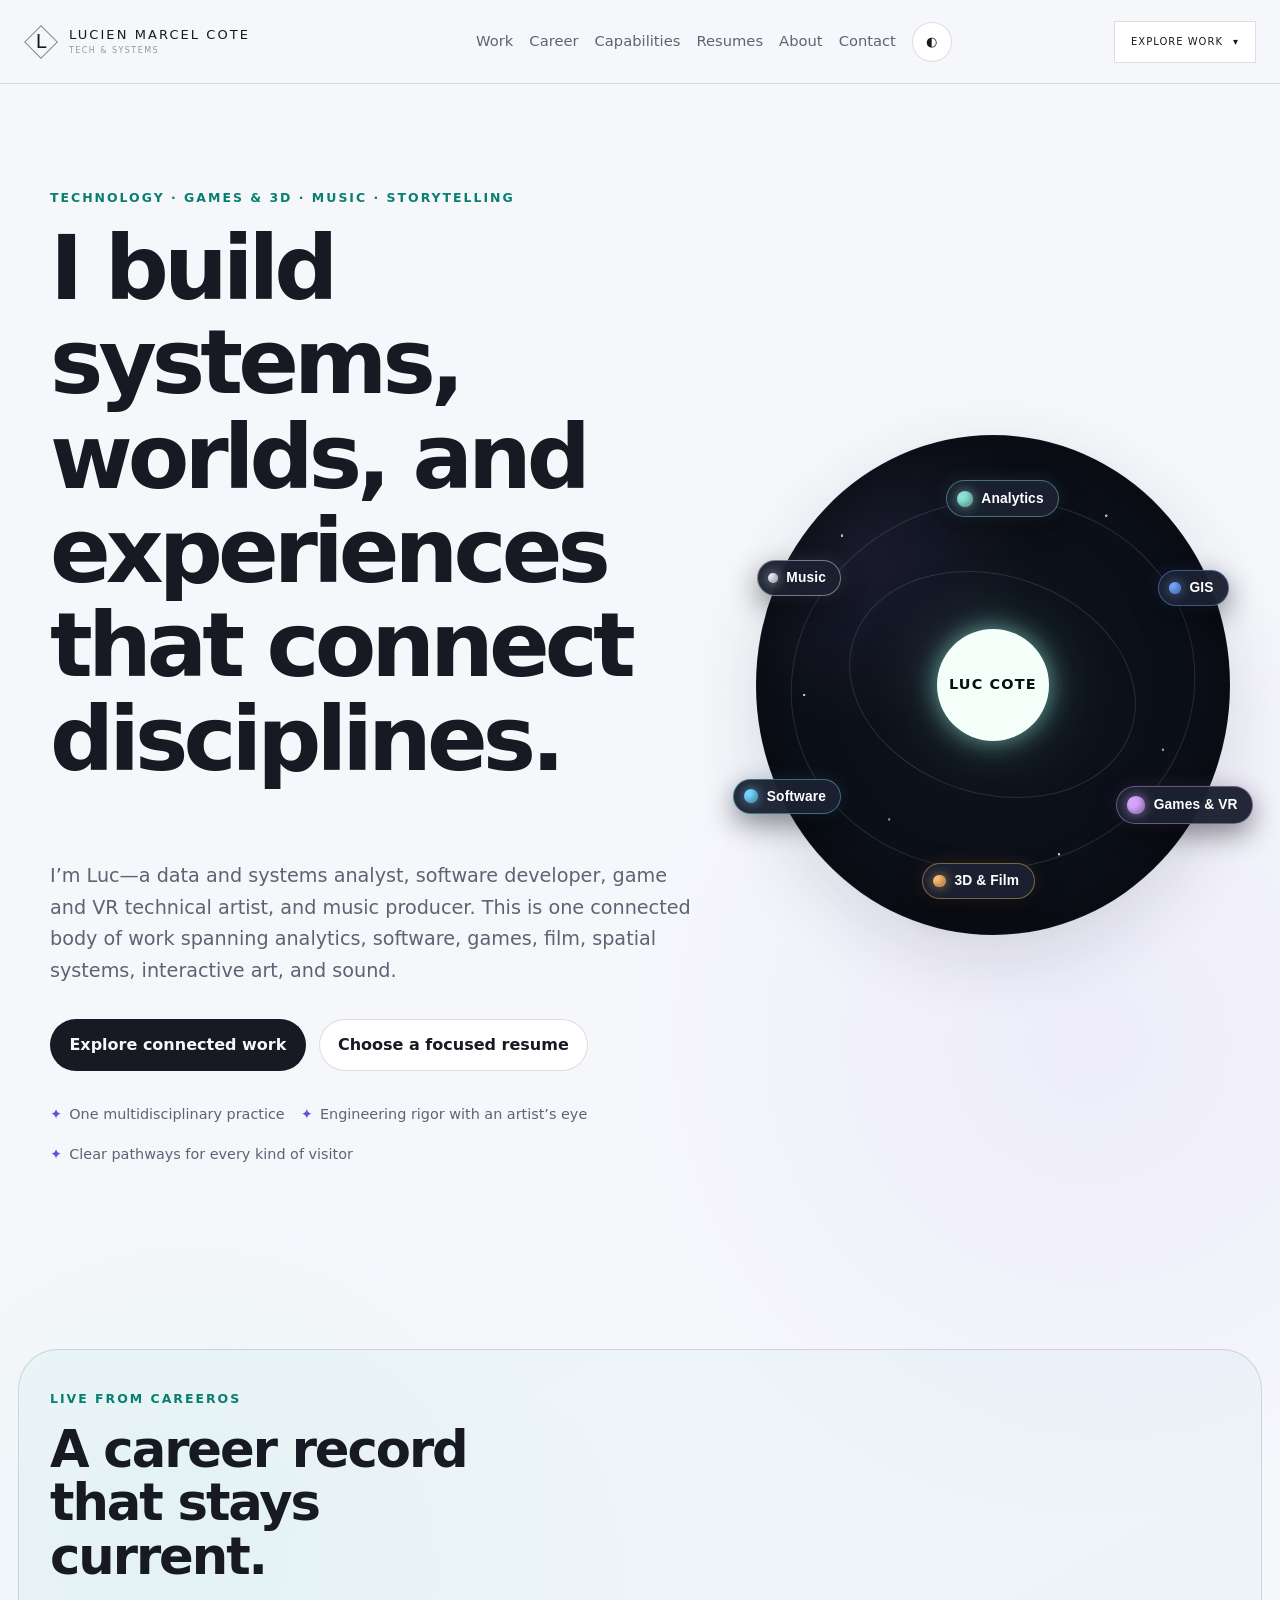
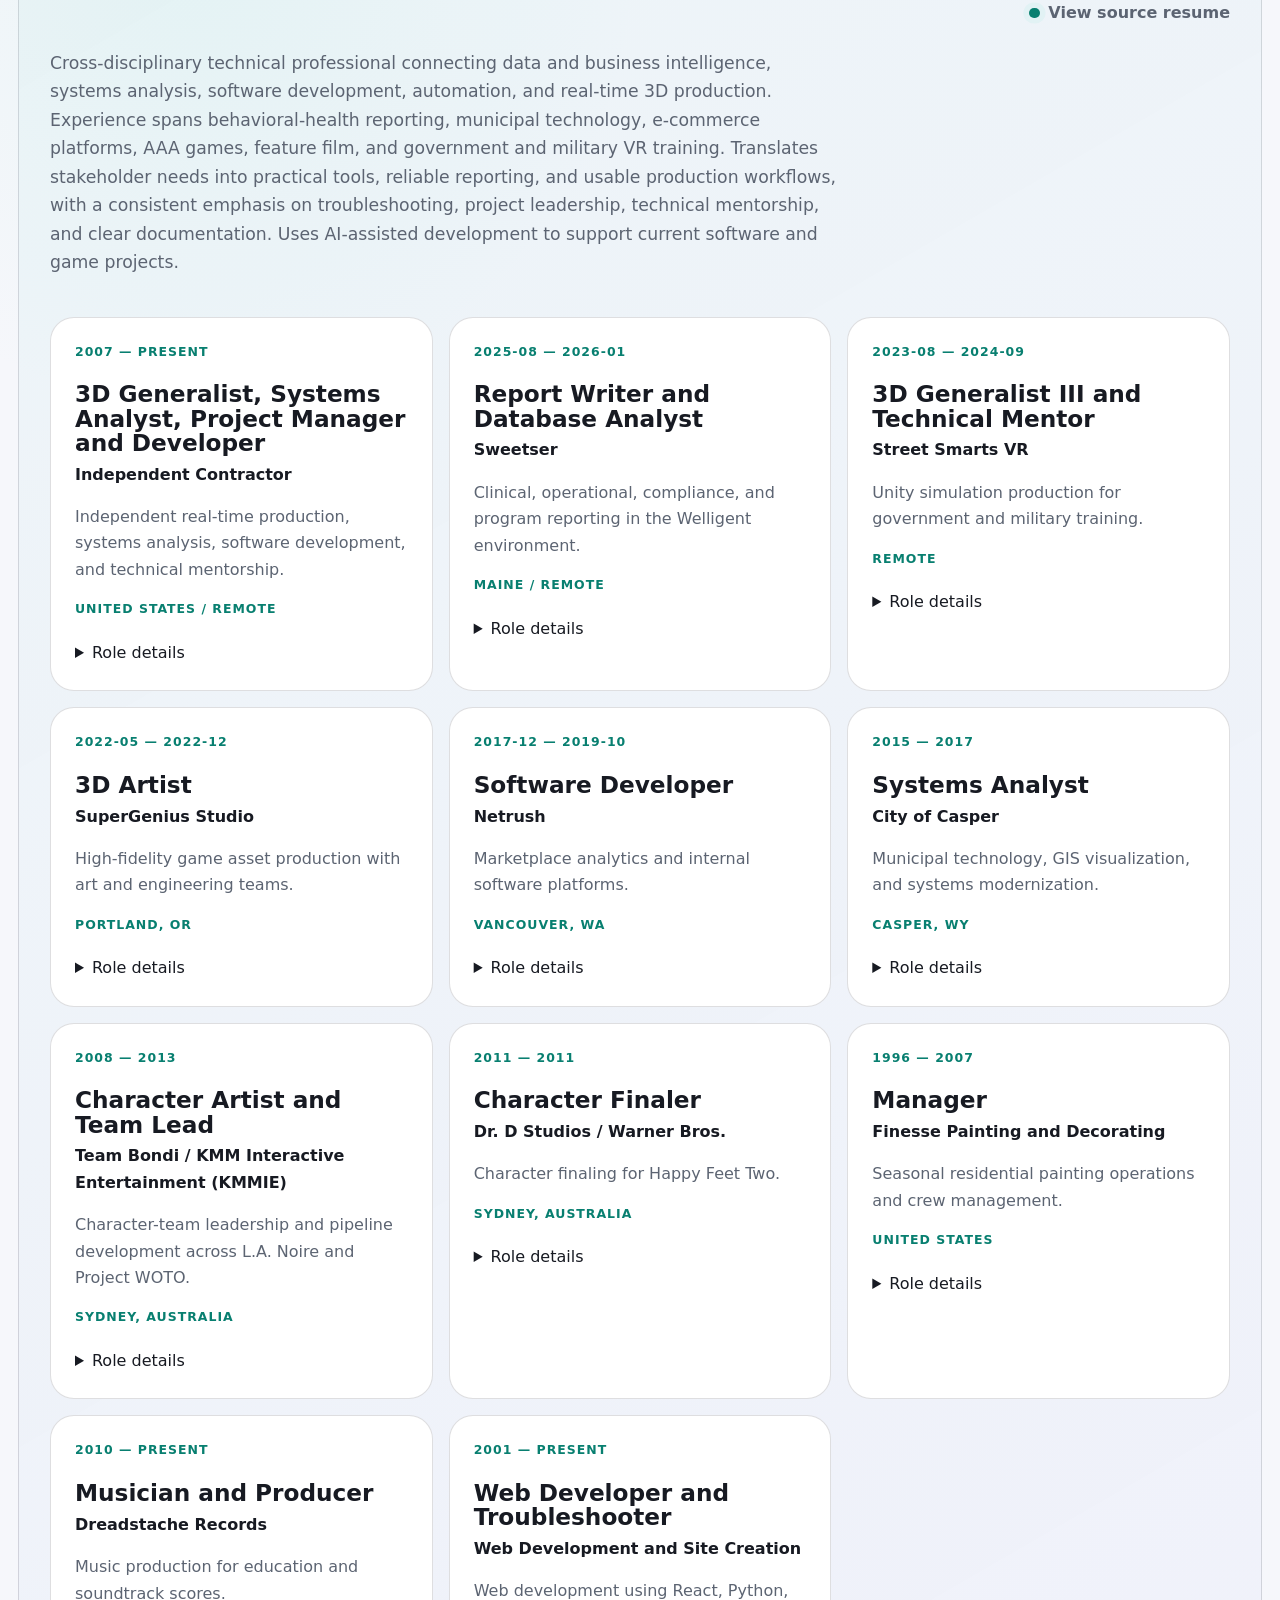
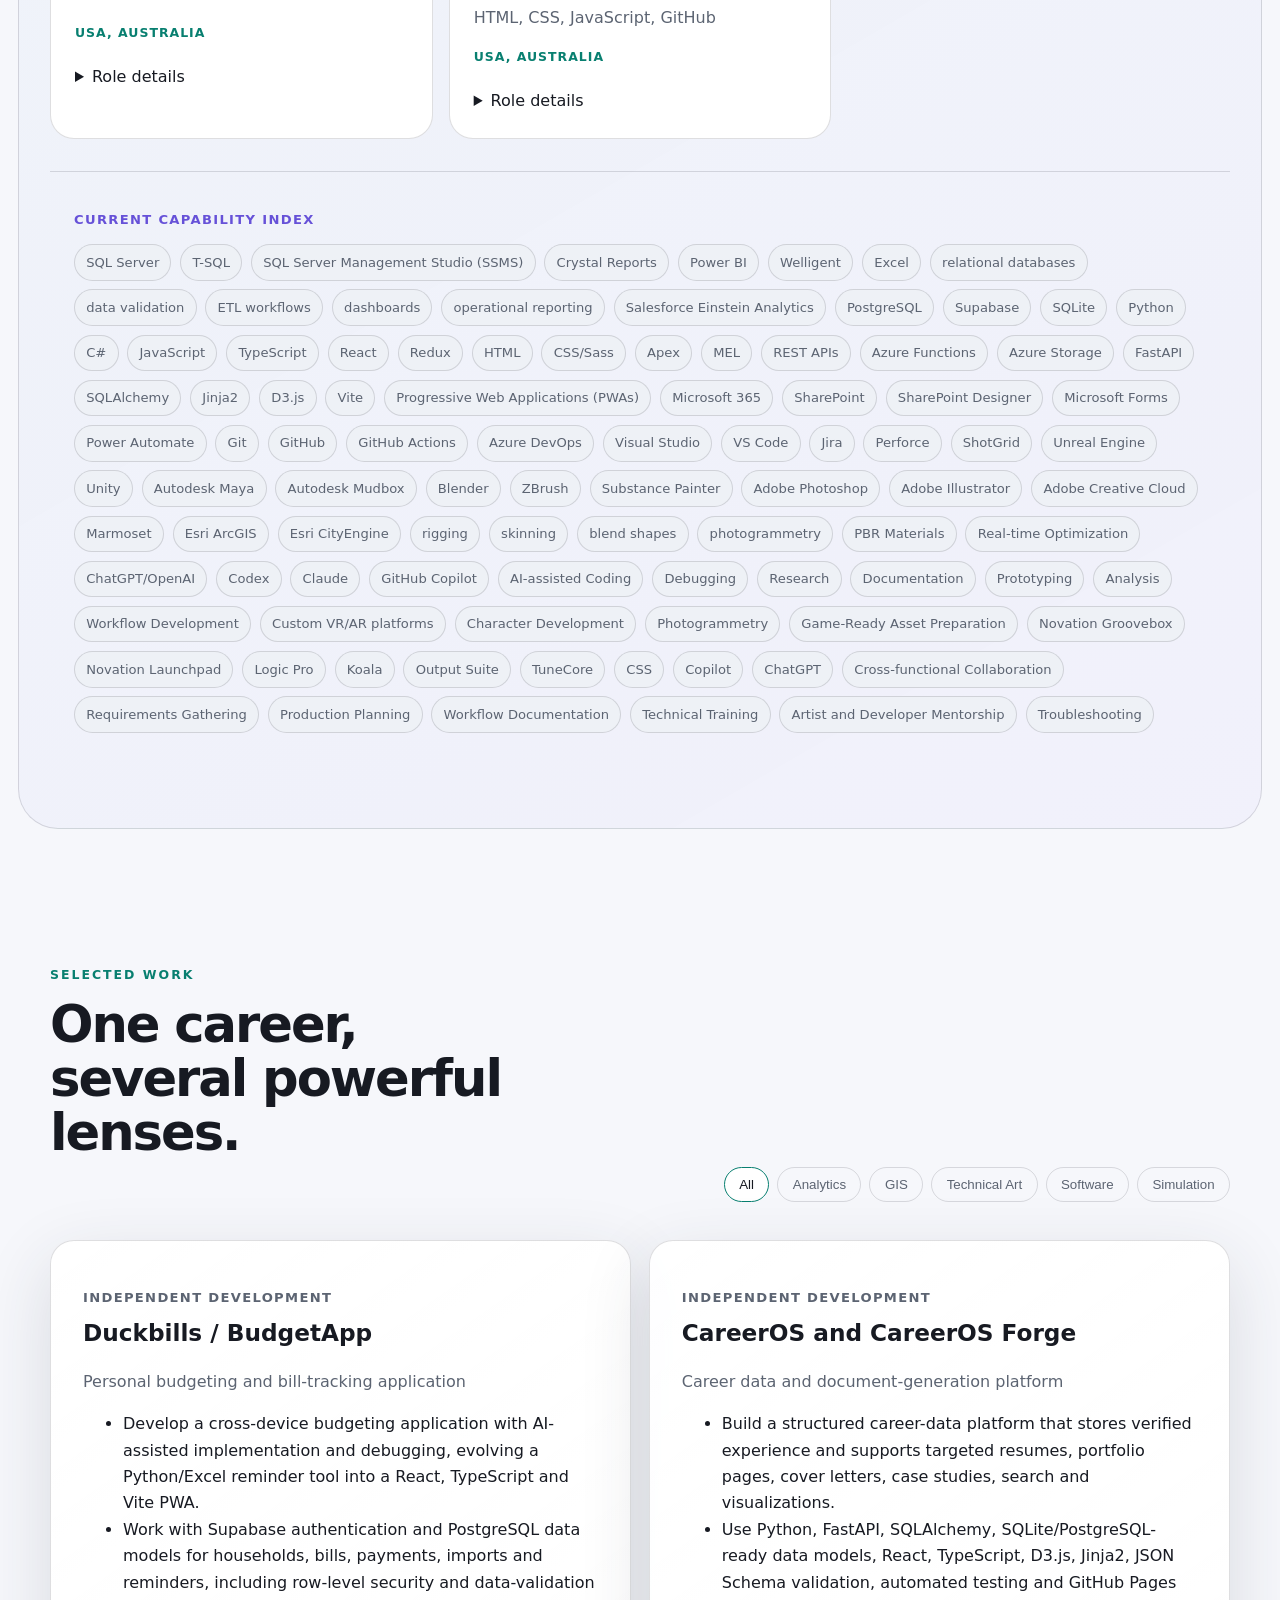
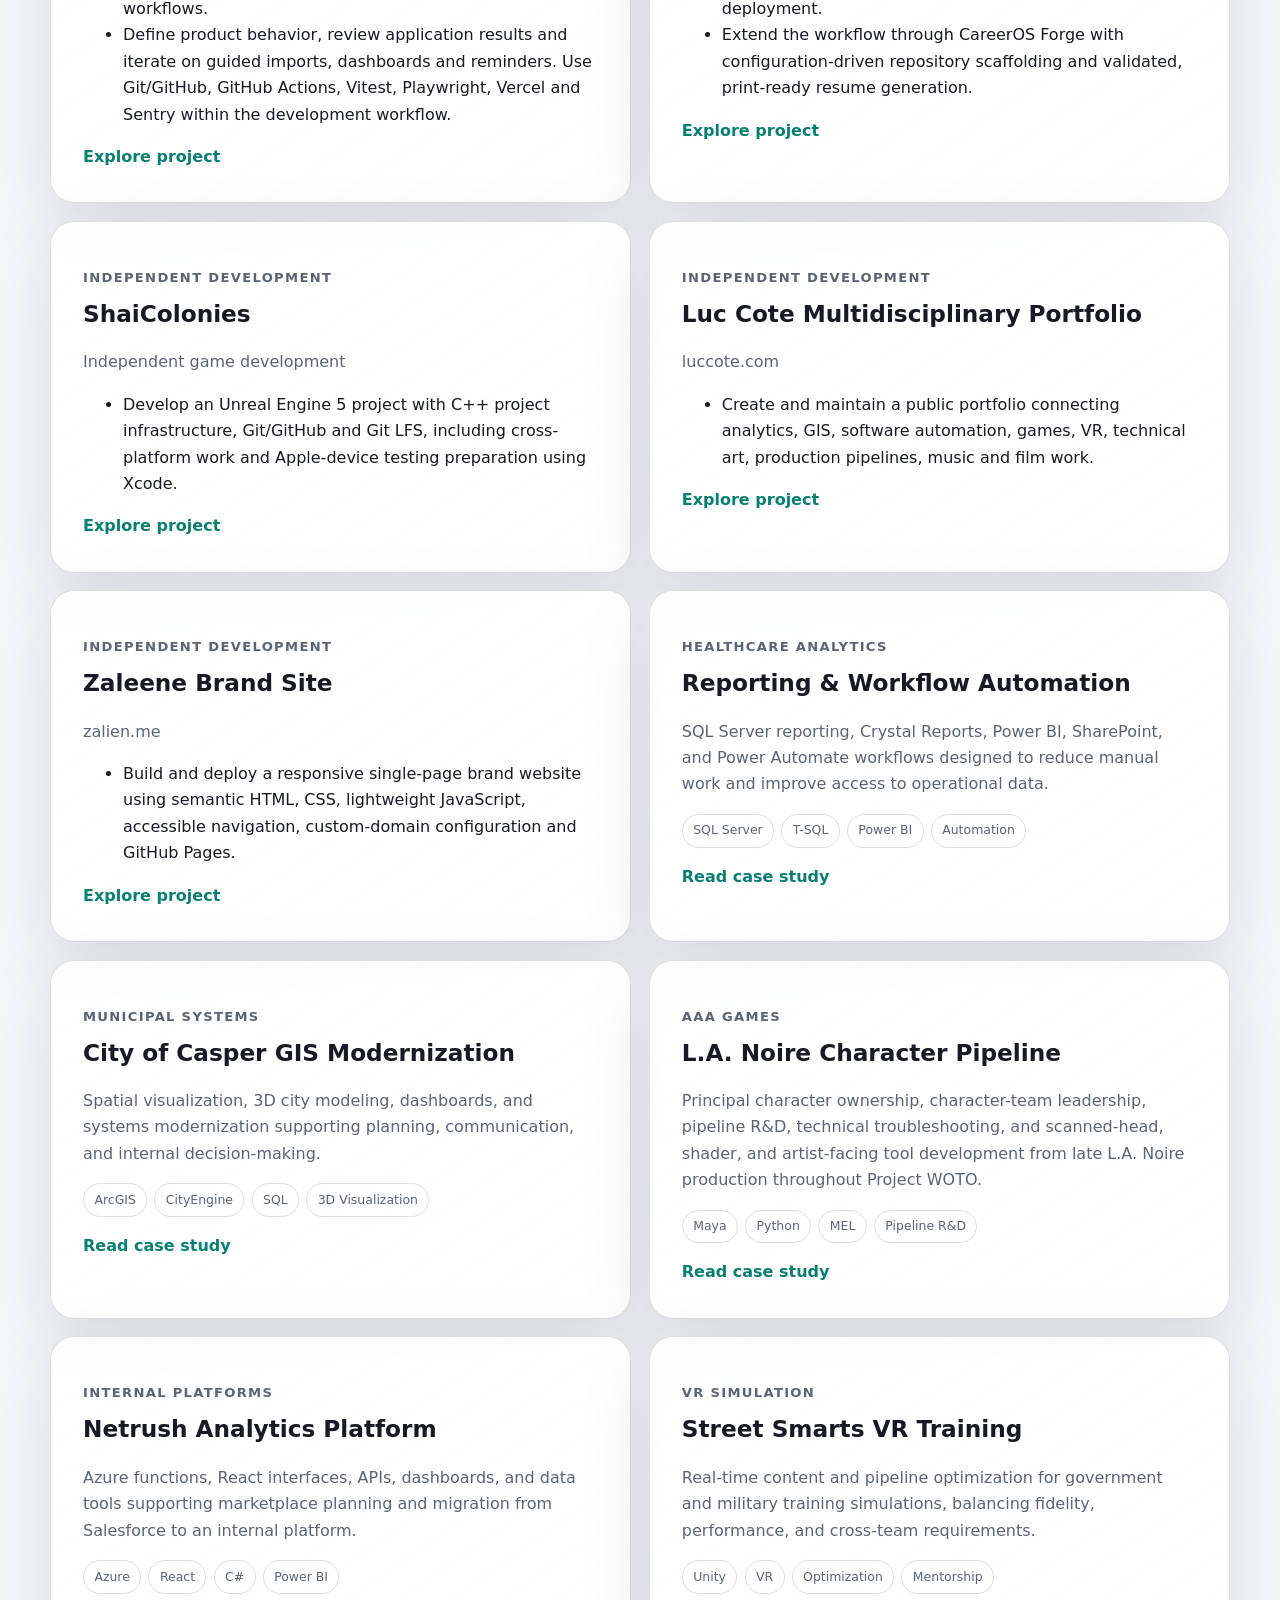
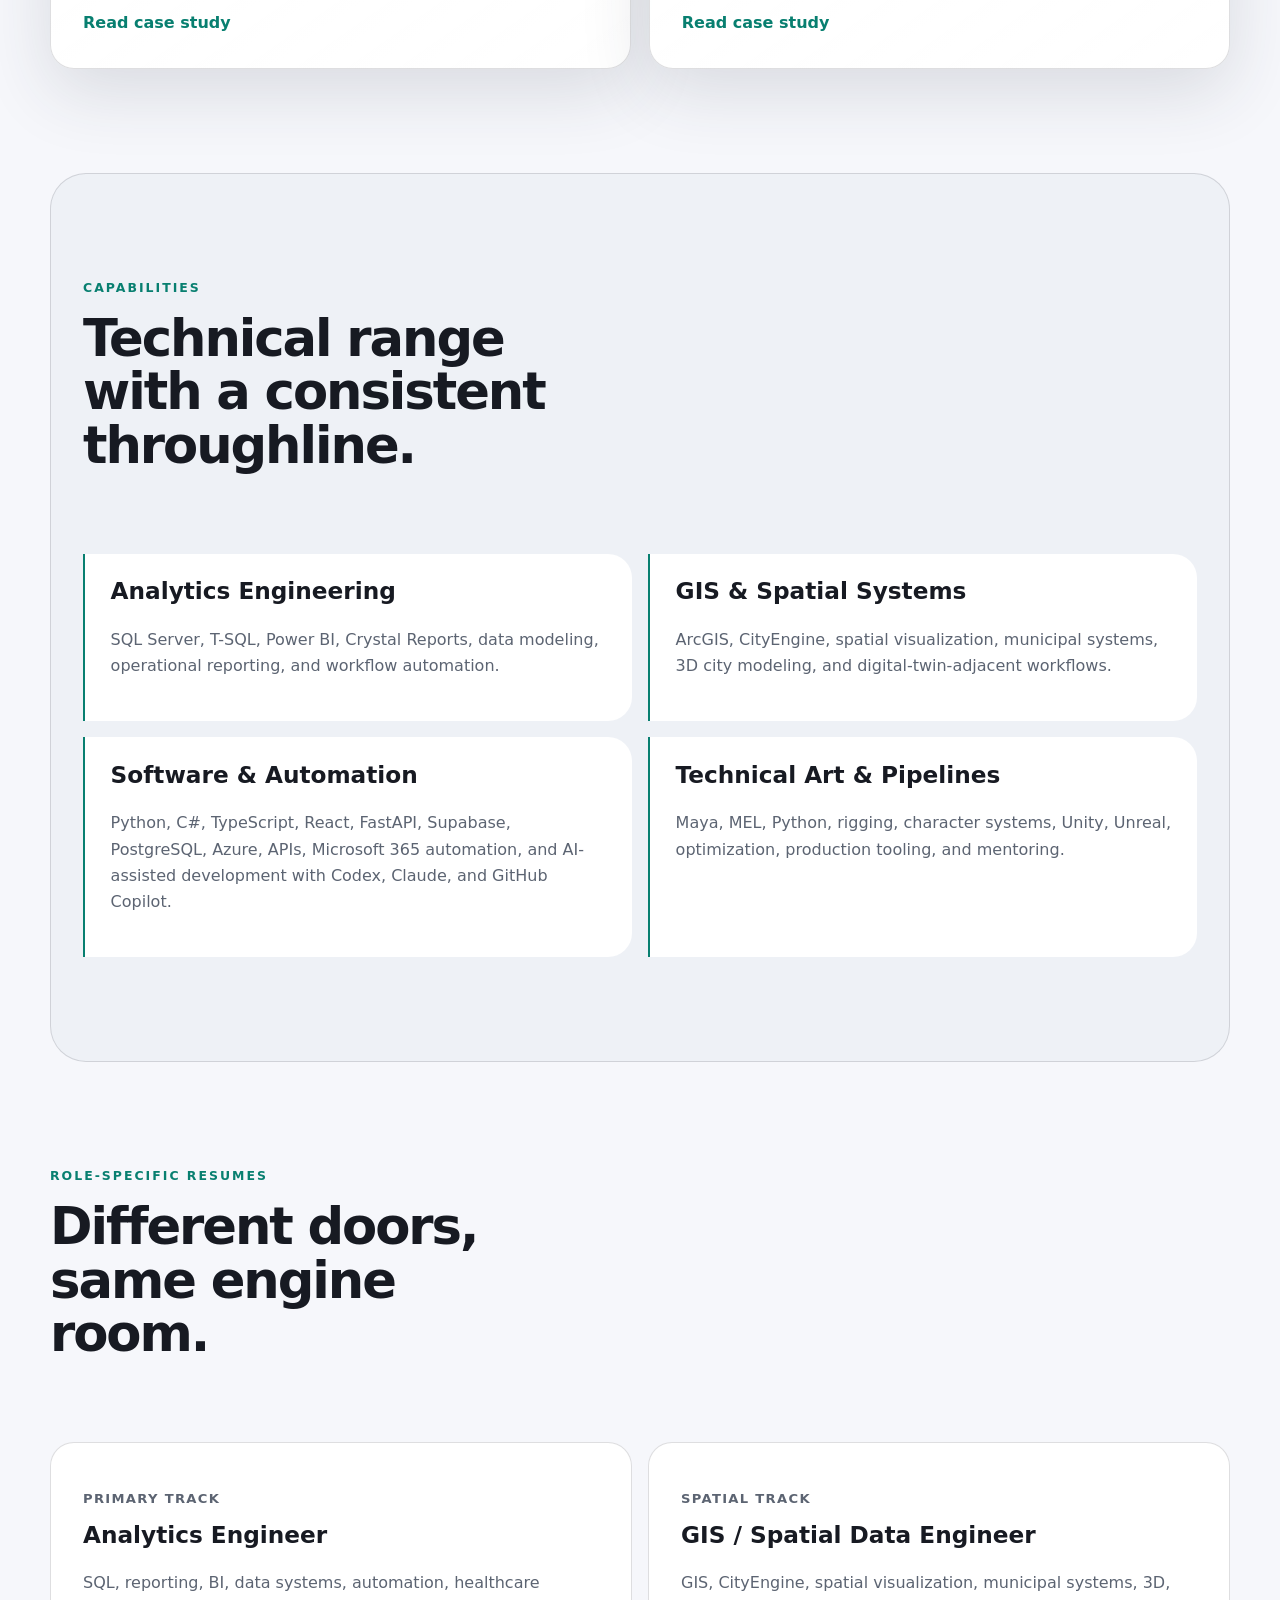
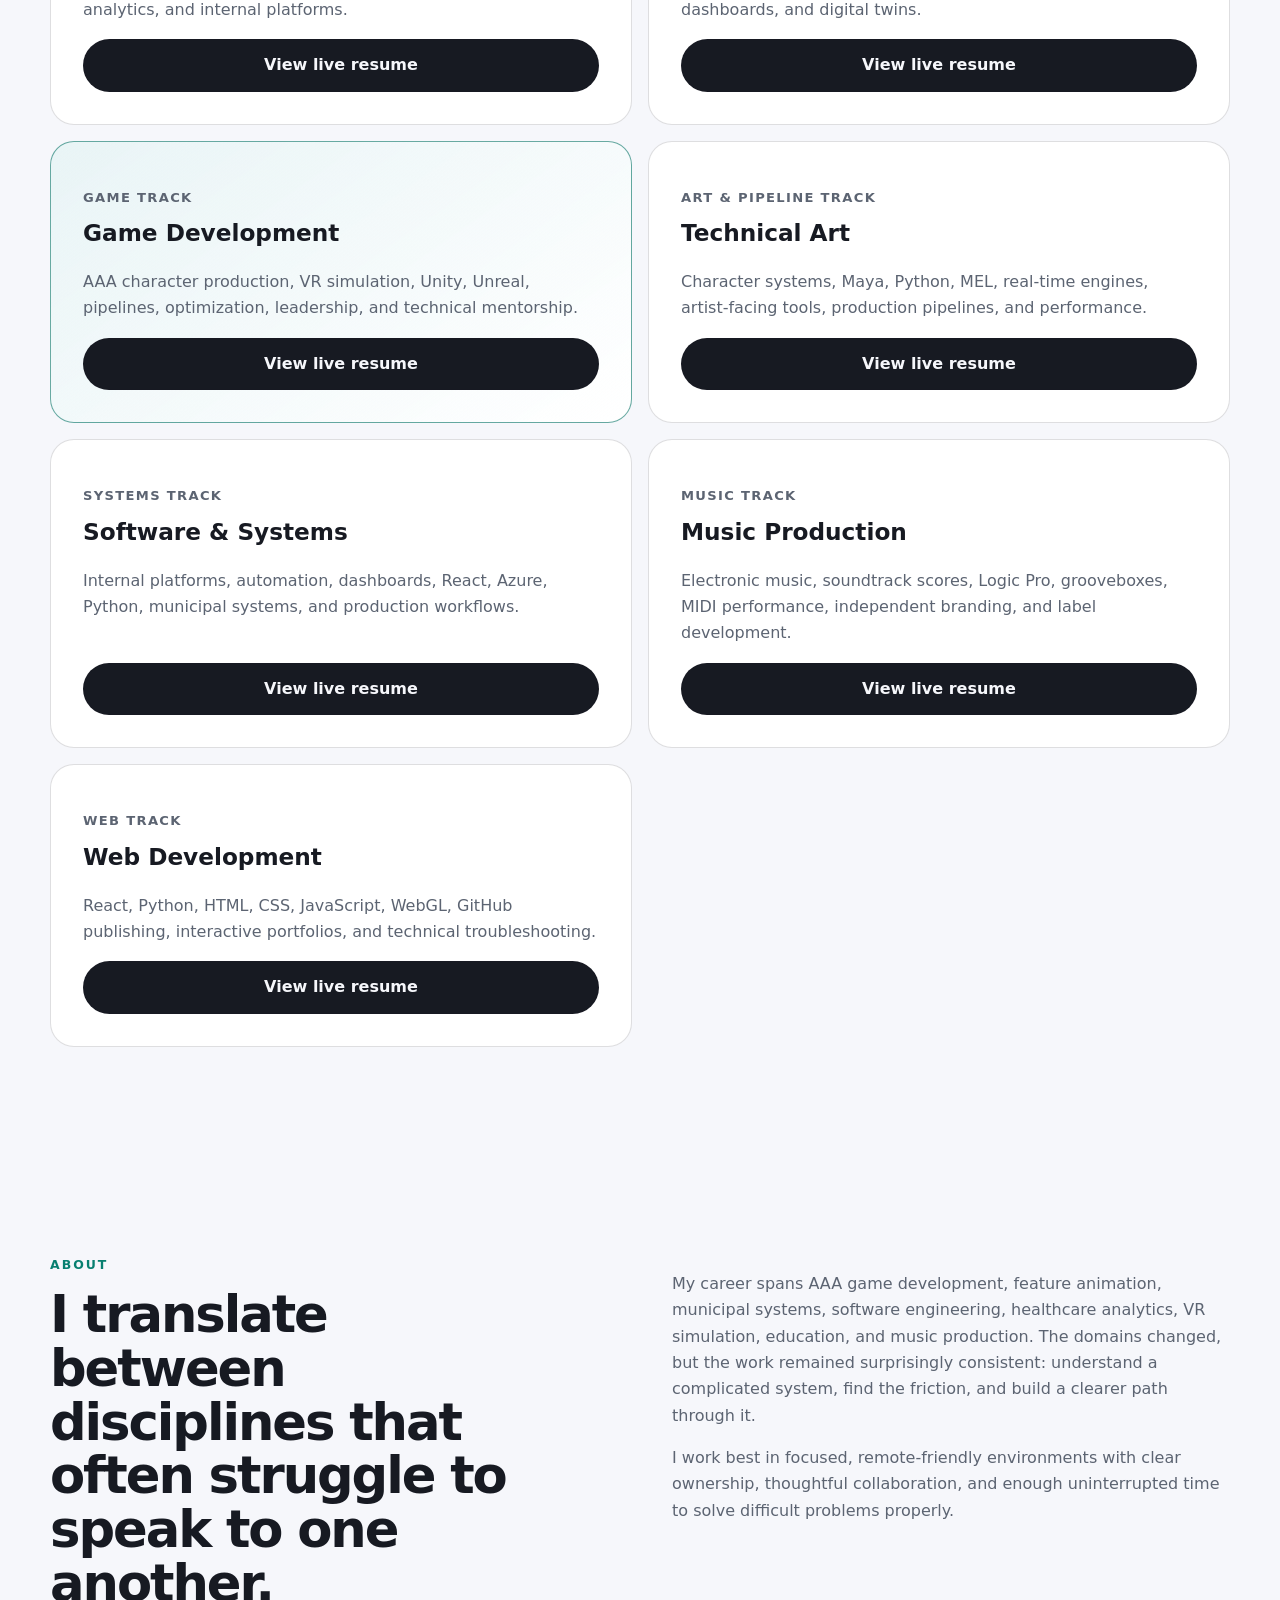
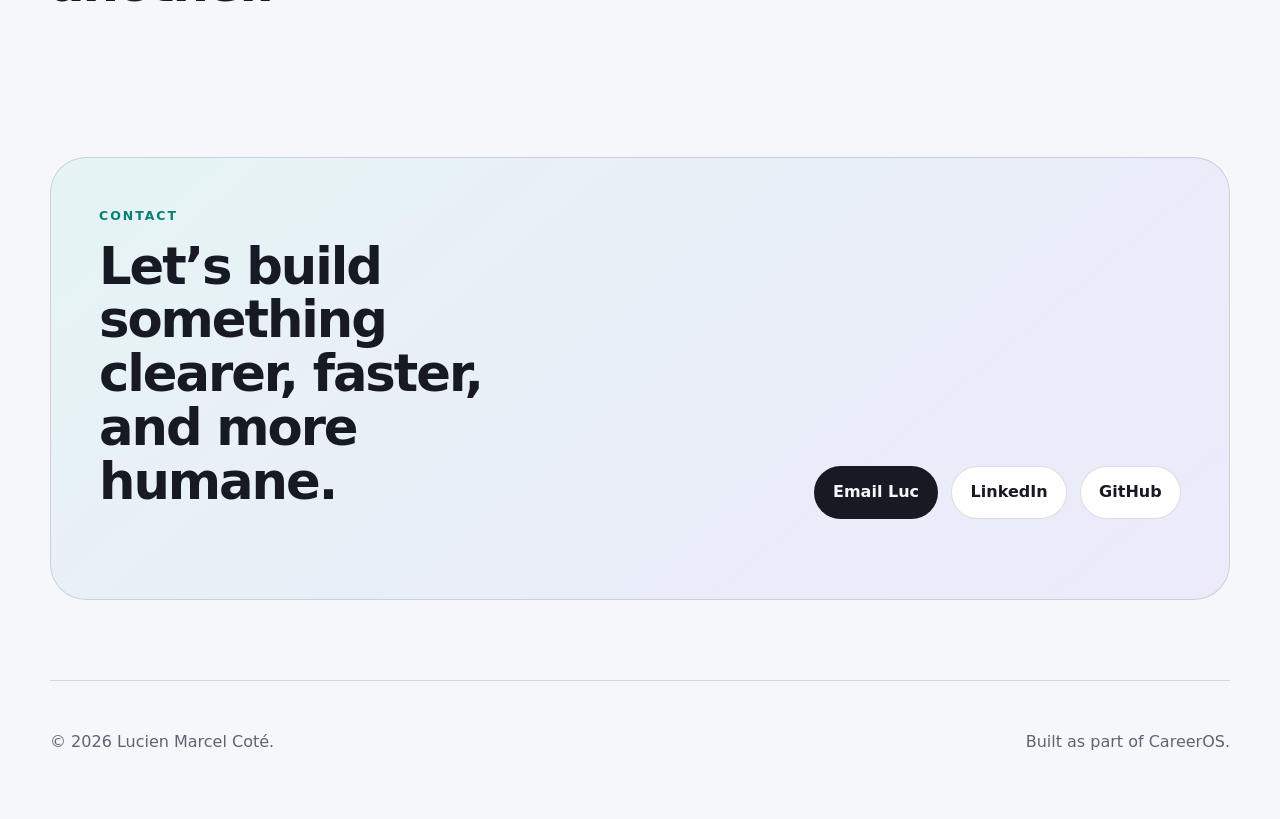
<file: index.html>
<!doctype html>
<html lang="en">
<head>
  <meta charset="utf-8">
  <meta name="viewport" content="width=device-width, initial-scale=1">
  <meta name="description" content="Lucien Marcel Coté is a creative technologist and multidisciplinary builder working across systems, games, 3D art, music, and visual storytelling.">
  <meta name="author" content="Lucien Marcel Coté">
  <meta name="theme-color" content="#0b0d12">
  <link rel="canonical" href="https://www.luccote.com/">
  <meta property="og:type" content="website">
  <meta property="og:site_name" content="Lucien Marcel Coté Portfolio">
  <meta property="og:title" content="Lucien Marcel Coté | Creative Technologist &amp; Multidisciplinary Builder">
  <meta property="og:description" content="One connected body of work spanning systems, games, 3D art, music, and visual storytelling.">
  <meta property="og:url" content="https://www.luccote.com/">
  <meta property="og:image" content="https://www.luccote.com/assets/images/social-card.png">
  <meta property="og:image:width" content="1200">
  <meta property="og:image:height" content="630">
  <meta property="og:image:alt" content="Lucien Marcel Coté — Creative Technologist and Multidisciplinary Builder">
  <meta name="twitter:card" content="summary_large_image">
  <meta name="twitter:title" content="Lucien Marcel Coté | Creative Technologist &amp; Multidisciplinary Builder">
  <meta name="twitter:description" content="Systems, games, 3D art, music, and visual storytelling—one connected practice.">
  <meta name="twitter:image" content="https://www.luccote.com/assets/images/social-card.png">
  <title>Lucien Marcel Coté | Creative Technologist & Multidisciplinary Builder</title>
  <link rel="stylesheet" href="assets/css/styles.css">
  <script defer src="assets/js/site.js"></script>
</head>
<body>
  <a class="skip-link" href="#main">Skip to content</a>

  <header class="site-header">
    <div class="brand"><span class="brandmark" aria-hidden="true">L</span><span class="identity-copy"><strong>LUCIEN MARCEL COTE</strong><small>TECH &amp; SYSTEMS</small></span></div>

    <nav aria-label="Primary navigation">
      <a href="#work">Work</a>
      <a href="#career">Career</a>
      <a href="#capabilities">Capabilities</a>
      <a href="#resumes">Resumes</a>
      <a href="#about">About</a>
      <a href="#contact">Contact</a>
      <button id="theme-toggle" class="icon-button" type="button" aria-label="Toggle color theme">
        <span aria-hidden="true">◐</span>
      </button>
    </nav>
    <details class="work-switcher" data-current-destination="tech">
      <summary>Explore work <span aria-hidden="true">▾</span></summary>
      <div class="work-switcher-menu">
        <p><strong>Luc Cote</strong><span>One practice, several ways in.</span></p>
        <div class="work-switcher-links">
<a href="https://games.luccote.com/archive.html"><strong>The Archive</strong><span>Earlier work, production history, and creative foundations.</span></a>
          <a href="https://www.luccote.com/" aria-current="page"><strong>Tech &amp; Systems</strong><span>Analytics, GIS, software, and automation</span></a>
          <a href="https://games.luccote.com/"><strong>Games, Film &amp; 3D</strong><span>Interactive models and technical art</span></a>
          <a href="https://music.luccote.com/"><strong>Music</strong><span>Dreadstache releases and production</span></a>
          <a href="https://resume.luccote.com/"><strong>Resume Library</strong><span>Focused, verified career stories</span></a>
        </div>
      </div>
    </details>
  </header>

  <main id="main">
    <section id="top" class="hero section">
      <div class="hero-copy">
        <p class="eyebrow">Technology · Games &amp; 3D · Music · Storytelling</p>
        <h1>I build systems, worlds, and experiences that connect disciplines.</h1>
        <p class="hero-lede">
          I’m Luc—a data and systems analyst, software developer, game and VR technical artist, and music producer.
          This is one connected body of work spanning analytics, software, games, film,
          spatial systems, interactive art, and sound.
        </p>
        <div class="button-row">
          <a class="button primary" href="#work">Explore connected work</a>
          <a class="button secondary" href="#resumes">Choose a focused resume</a>
        </div>
        <ul class="signal-list" aria-label="Professional focus">
          <li>One multidisciplinary practice</li>
          <li>Engineering rigor with an artist’s eye</li>
          <li>Clear pathways for every kind of visitor</li>
        </ul>
      </div>

      <div class="hero-system" aria-label="Interactive career domains shown as a solar system">
        <div class="system-starfield" aria-hidden="true"></div>
        <div class="system-core"><span>Luc Cote</span></div>
        <button class="orbit orbit-1" data-filter="analytics" data-satellites="SQL|Power BI|Reporting" aria-expanded="false">Analytics</button>
        <button class="orbit orbit-2" data-filter="gis" data-satellites="ArcGIS|CityEngine|Spatial Data" aria-expanded="false">GIS</button>
        <button class="orbit orbit-3" data-filter="simulation" data-satellites="Unreal|Unity|VR" aria-expanded="false">Games &amp; VR</button>
        <button class="orbit orbit-4" data-filter="technical-art" data-satellites="Maya|Character Art|Pipelines" aria-expanded="false">3D &amp; Film</button>
        <button class="orbit orbit-5" data-filter="software" data-satellites="Python|React|C#" aria-expanded="false">Software</button>
        <button class="orbit orbit-6" data-link="https://music.luccote.com/" data-satellites="Logic Pro|Production|Performance" aria-expanded="false">Music</button>
      </div>
    </section>

    <section id="career" class="section career-section" aria-labelledby="career-title">
      <div class="section-heading">
        <div>
          <p class="eyebrow">Live from CareerOS</p>
          <h2 id="career-title">A career record that stays current.</h2>
        </div>
        <a class="source-status" href="https://resume.luccote.com/generated/resume/index.html">
          <span aria-hidden="true"></span> View source resume
        </a>
      </div>
      <p id="career-summary" class="career-summary">Loading the latest verified career snapshot…</p>
      <div id="career-experience" class="career-timeline" aria-live="polite"></div>
      <div class="career-skills-block">
        <p class="card-kicker">Current capability index</p>
        <div id="career-skills" class="career-skills" aria-live="polite"></div>
      </div>
      <p id="career-fallback" class="career-fallback" hidden>
        The live career record is temporarily unavailable. The portfolio case studies remain available below.
      </p>
    </section>

    <section id="work" class="section">
      <div class="section-heading">
        <div>
          <p class="eyebrow">Selected Work</p>
          <h2>One career, several powerful lenses.</h2>
        </div>
        <div class="filters" aria-label="Filter projects">
          <button class="filter active" data-filter="all">All</button>
          <button class="filter" data-filter="analytics">Analytics</button>
          <button class="filter" data-filter="gis">GIS</button>
          <button class="filter" data-filter="technical-art">Technical Art</button>
          <button class="filter" data-filter="software">Software</button>
          <button class="filter" data-filter="simulation">Simulation</button>
        </div>
      </div>

      <div class="project-grid">
<article class="project-card" data-category="software analytics"><p class="card-kicker">Independent Development</p><h3>Duckbills / BudgetApp</h3><p>Personal budgeting and bill-tracking application</p><ul><li>Develop a cross-device budgeting application with AI-assisted implementation and debugging, evolving a Python/Excel reminder tool into a React, TypeScript and Vite PWA.</li><li>Work with Supabase authentication and PostgreSQL data models for households, bills, payments, imports and reminders, including row-level security and data-validation workflows.</li><li>Define product behavior, review application results and iterate on guided imports, dashboards and reminders. Use Git/GitHub, GitHub Actions, Vitest, Playwright, Vercel and Sentry within the development workflow.</li></ul><a href="https://github.com/dreadstache/BudgetApp">Explore project</a></article>
<article class="project-card" data-category="software"><p class="card-kicker">Independent Development</p><h3>CareerOS and CareerOS Forge</h3><p>Career data and document-generation platform</p><ul><li>Build a structured career-data platform that stores verified experience and supports targeted resumes, portfolio pages, cover letters, case studies, search and visualizations.</li><li>Use Python, FastAPI, SQLAlchemy, SQLite/PostgreSQL-ready data models, React, TypeScript, D3.js, Jinja2, JSON Schema validation, automated testing and GitHub Pages deployment.</li><li>Extend the workflow through CareerOS Forge with configuration-driven repository scaffolding and validated, print-ready resume generation.</li></ul><a href="https://github.com/dreadstache/careeros">Explore project</a></article>
<article class="project-card" data-category="simulation technical-art software"><p class="card-kicker">Independent Development</p><h3>ShaiColonies</h3><p>Independent game development</p><ul><li>Develop an Unreal Engine 5 project with C++ project infrastructure, Git/GitHub and Git LFS, including cross-platform work and Apple-device testing preparation using Xcode.</li></ul><a href="https://github.com/dreadstache/ShaiColonies">Explore project</a></article>
<article class="project-card" data-category="software"><p class="card-kicker">Independent Development</p><h3>Luc Cote Multidisciplinary Portfolio</h3><p>luccote.com</p><ul><li>Create and maintain a public portfolio connecting analytics, GIS, software automation, games, VR, technical art, production pipelines, music and film work.</li></ul><a href="https://www.luccote.com/">Explore project</a></article>
<article class="project-card" data-category="software"><p class="card-kicker">Independent Development</p><h3>Zaleene Brand Site</h3><p>zalien.me</p><ul><li>Build and deploy a responsive single-page brand website using semantic HTML, CSS, lightweight JavaScript, accessible navigation, custom-domain configuration and GitHub Pages.</li></ul><a href="https://zalien.me/">Explore project</a></article>
        <article class="project-card" data-category="analytics software">
          <p class="card-kicker">Healthcare Analytics</p>
          <h3>Reporting & Workflow Automation</h3>
          <p>
            SQL Server reporting, Crystal Reports, Power BI, SharePoint, and Power Automate
            workflows designed to reduce manual work and improve access to operational data.
          </p>
          <ul class="tag-list">
            <li>SQL Server</li><li>T-SQL</li><li>Power BI</li><li>Automation</li>
          </ul>
          <a href="projects/healthcare-reporting.html">Read case study</a>
        </article>

        <article class="project-card" data-category="gis software">
          <p class="card-kicker">Municipal Systems</p>
          <h3>City of Casper GIS Modernization</h3>
          <p>
            Spatial visualization, 3D city modeling, dashboards, and systems modernization
            supporting planning, communication, and internal decision-making.
          </p>
          <ul class="tag-list">
            <li>ArcGIS</li><li>CityEngine</li><li>SQL</li><li>3D Visualization</li>
          </ul>
          <a href="projects/casper-gis.html">Read case study</a>
        </article>

        <article class="project-card" data-category="technical-art simulation">
          <p class="card-kicker">AAA Games</p>
          <h3>L.A. Noire Character Pipeline</h3>
          <p>
            Principal character ownership, character-team leadership, pipeline R&D,
            technical troubleshooting, and scanned-head, shader, and artist-facing tool development from late L.A. Noire production throughout Project WOTO.
          </p>
          <ul class="tag-list">
            <li>Maya</li><li>Python</li><li>MEL</li><li>Pipeline R&D</li>
          </ul>
          <a href="projects/la-noire-pipeline.html">Read case study</a>
        </article>

        <article class="project-card" data-category="software analytics">
          <p class="card-kicker">Internal Platforms</p>
          <h3>Netrush Analytics Platform</h3>
          <p>
            Azure functions, React interfaces, APIs, dashboards, and data tools supporting
            marketplace planning and migration from Salesforce to an internal platform.
          </p>
          <ul class="tag-list">
            <li>Azure</li><li>React</li><li>C#</li><li>Power BI</li>
          </ul>
          <a href="projects/netrush-platform.html">Read case study</a>
        </article>

        <article class="project-card" data-category="simulation technical-art">
          <p class="card-kicker">VR Simulation</p>
          <h3>Street Smarts VR Training</h3>
          <p>
            Real-time content and pipeline optimization for government and military training
            simulations, balancing fidelity, performance, and cross-team requirements.
          </p>
          <ul class="tag-list">
            <li>Unity</li><li>VR</li><li>Optimization</li><li>Mentorship</li>
          </ul>
          <a href="projects/street-smarts-vr.html">Read case study</a>
        </article>
      </div>
    </section>

    <section id="capabilities" class="section panel">
      <div class="section-heading">
        <div>
          <p class="eyebrow">Capabilities</p>
          <h2>Technical range with a consistent throughline.</h2>
        </div>
      </div>

      <div class="capability-grid">
        <article>
          <h3>Analytics Engineering</h3>
          <p>SQL Server, T-SQL, Power BI, Crystal Reports, data modeling, operational reporting, and workflow automation.</p>
        </article>
        <article>
          <h3>GIS & Spatial Systems</h3>
          <p>ArcGIS, CityEngine, spatial visualization, municipal systems, 3D city modeling, and digital-twin-adjacent workflows.</p>
        </article>
        <article>
          <h3>Software & Automation</h3>
          <p>Python, C#, TypeScript, React, FastAPI, Supabase, PostgreSQL, Azure, APIs, Microsoft 365 automation, and AI-assisted development with Codex, Claude, and GitHub Copilot.</p>
        </article>
        <article>
          <h3>Technical Art & Pipelines</h3>
          <p>Maya, MEL, Python, rigging, character systems, Unity, Unreal, optimization, production tooling, and mentoring.</p>
        </article>
      </div>
    </section>

    <section id="resumes" class="section">
      <div class="section-heading">
        <div>
          <p class="eyebrow">Role-Specific Resumes</p>
          <h2>Different doors, same engine room.</h2>
        </div>
      </div>

      <div class="resume-grid">
        <article class="resume-card">
          <div>
            <p class="card-kicker">Primary Track</p>
            <h3>Analytics Engineer</h3>
            <p>SQL, reporting, BI, data systems, automation, healthcare analytics, and internal platforms.</p>
          </div>
          <a class="button primary" href="https://resume.luccote.com/generated/resume/analytics/index.html">View live resume</a>
        </article>

        <article class="resume-card">
          <div>
            <p class="card-kicker">Spatial Track</p>
            <h3>GIS / Spatial Data Engineer</h3>
            <p>GIS, CityEngine, spatial visualization, municipal systems, 3D, dashboards, and digital twins.</p>
          </div>
          <a class="button primary" href="https://resume.luccote.com/generated/resume/gis/index.html">View live resume</a>
        </article>
        <article class="resume-card featured-resume">
          <div>
            <p class="card-kicker">Game Track</p>
            <h3>Game Development</h3>
            <p>AAA character production, VR simulation, Unity, Unreal, pipelines, optimization, leadership, and technical mentorship.</p>
          </div>
          <a class="button primary" href="https://resume.luccote.com/generated/resume/game-development/index.html">View live resume</a>
        </article>
        <article class="resume-card">
          <div>
            <p class="card-kicker">Art & Pipeline Track</p>
            <h3>Technical Art</h3>
            <p>Character systems, Maya, Python, MEL, real-time engines, artist-facing tools, production pipelines, and performance.</p>
          </div>
          <a class="button primary" href="https://resume.luccote.com/generated/resume/technical-art/index.html">View live resume</a>
        </article>
        <article class="resume-card">
          <div>
            <p class="card-kicker">Systems Track</p>
            <h3>Software & Systems</h3>
            <p>Internal platforms, automation, dashboards, React, Azure, Python, municipal systems, and production workflows.</p>
          </div>
          <a class="button primary" href="https://resume.luccote.com/generated/resume/software-systems/index.html">View live resume</a>
        </article>
        <article class="resume-card">
          <div>
            <p class="card-kicker">Music Track</p>
            <h3>Music Production</h3>
            <p>Electronic music, soundtrack scores, Logic Pro, grooveboxes, MIDI performance, independent branding, and label development.</p>
          </div>
          <a class="button primary" href="https://resume.luccote.com/generated/resume/music-production/index.html">View live resume</a>
        </article>
        <article class="resume-card">
          <div>
            <p class="card-kicker">Web Track</p>
            <h3>Web Development</h3>
            <p>React, Python, HTML, CSS, JavaScript, WebGL, GitHub publishing, interactive portfolios, and technical troubleshooting.</p>
          </div>
          <a class="button primary" href="https://resume.luccote.com/generated/resume/web-development/index.html">View live resume</a>
        </article>
      </div>
    </section>

    <section id="about" class="section split">
      <div>
        <p class="eyebrow">About</p>
        <h2>I translate between disciplines that often struggle to speak to one another.</h2>
      </div>
      <div class="prose">
        <p>
          My career spans AAA game development, feature animation, municipal systems,
          software engineering, healthcare analytics, VR simulation, education, and music production. The domains changed,
          but the work remained surprisingly consistent: understand a complicated system,
          find the friction, and build a clearer path through it.
        </p>
        <p>
          I work best in focused, remote-friendly environments with clear ownership,
          thoughtful collaboration, and enough uninterrupted time to solve difficult problems properly.
        </p>
      </div>
    </section>

    <section id="contact" class="section contact-panel">
      <div>
        <p class="eyebrow">Contact</p>
        <h2>Let’s build something clearer, faster, and more humane.</h2>
      </div>
      <div class="button-row">
        <a class="button primary" href="mailto:lucmcote@gmail.com">Email Luc</a>
        <a class="button secondary" href="https://www.linkedin.com/in/lucmcote/">LinkedIn</a>
        <a class="button secondary" href="https://github.com/Dreadstache">GitHub</a>
      </div>
    </section>
  </main>

  <footer>
    <p>© <span id="year"></span> Lucien Marcel Coté.</p>
    <p>Built as part of CareerOS.</p>
  </footer>
</body>
</html>
</file>
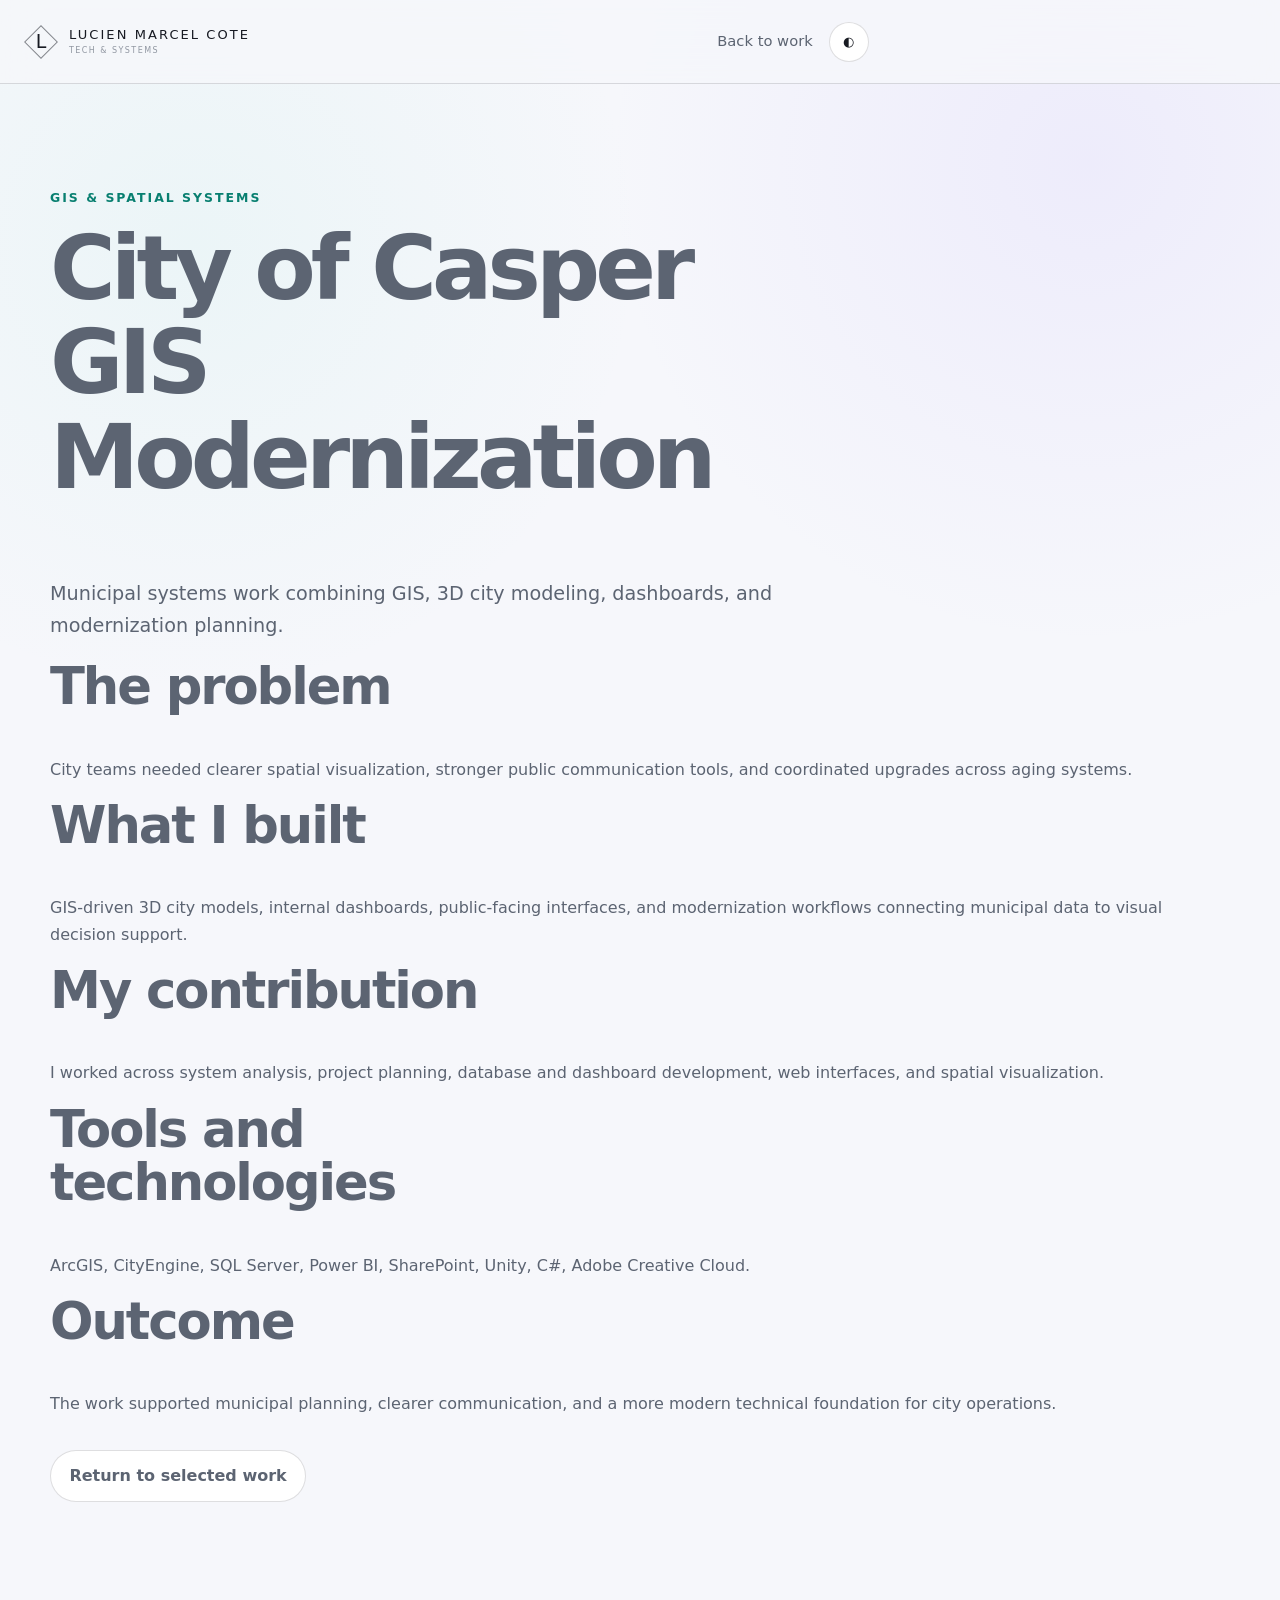
<file: projects/casper-gis.html>
<!doctype html>
<html lang="en">
<head>
  <meta charset="utf-8">
  <meta name="viewport" content="width=device-width, initial-scale=1">
  <meta name="description" content="Municipal systems work combining GIS, 3D city modeling, dashboards, and modernization planning.">
  <meta name="theme-color" content="#0b0d12">
  <link rel="canonical" href="https://www.luccote.com/projects/casper-gis.html">
  <meta property="og:type" content="article">
  <meta property="og:title" content="City of Casper GIS Modernization | Lucien Marcel Coté">
  <meta property="og:description" content="Municipal systems work combining GIS, 3D city modeling, dashboards, and modernization planning.">
  <meta property="og:url" content="https://www.luccote.com/projects/casper-gis.html">
  <meta property="og:image" content="https://www.luccote.com/assets/images/social-card.png">
  <meta name="twitter:card" content="summary_large_image">
  <title>City of Casper GIS Modernization | Lucien Marcel Coté</title>
  <link rel="stylesheet" href="../assets/css/styles.css">
  <script defer src="../assets/js/site.js"></script>
</head>
<body>
  <header class="site-header">
    <div class="brand"><span class="brandmark" aria-hidden="true">L</span><span class="identity-copy"><strong>LUCIEN MARCEL COTE</strong><small>TECH &amp; SYSTEMS</small></span></div>
    <nav><a href="../index.html#work">Back to work</a><button id="theme-toggle" class="icon-button" type="button">◐</button></nav>
  </header>
  <main>
    <article class="section prose">
      <p class="eyebrow">GIS & Spatial Systems</p>
      <h1>City of Casper GIS Modernization</h1>
      <p class="hero-lede">Municipal systems work combining GIS, 3D city modeling, dashboards, and modernization planning.</p>
      <h2>The problem</h2>
      <p>City teams needed clearer spatial visualization, stronger public communication tools, and coordinated upgrades across aging systems.</p>
      <h2>What I built</h2>
      <p>GIS-driven 3D city models, internal dashboards, public-facing interfaces, and modernization workflows connecting municipal data to visual decision support.</p>
      <h2>My contribution</h2>
      <p>I worked across system analysis, project planning, database and dashboard development, web interfaces, and spatial visualization.</p>
      <h2>Tools and technologies</h2>
      <p>ArcGIS, CityEngine, SQL Server, Power BI, SharePoint, Unity, C#, Adobe Creative Cloud.</p>
      <h2>Outcome</h2>
      <p>The work supported municipal planning, clearer communication, and a more modern technical foundation for city operations.</p>
      
      <div class="button-row"><a class="button secondary" href="../index.html#work">Return to selected work</a></div>
    </article>
  </main>
</body>
</html>
</file>
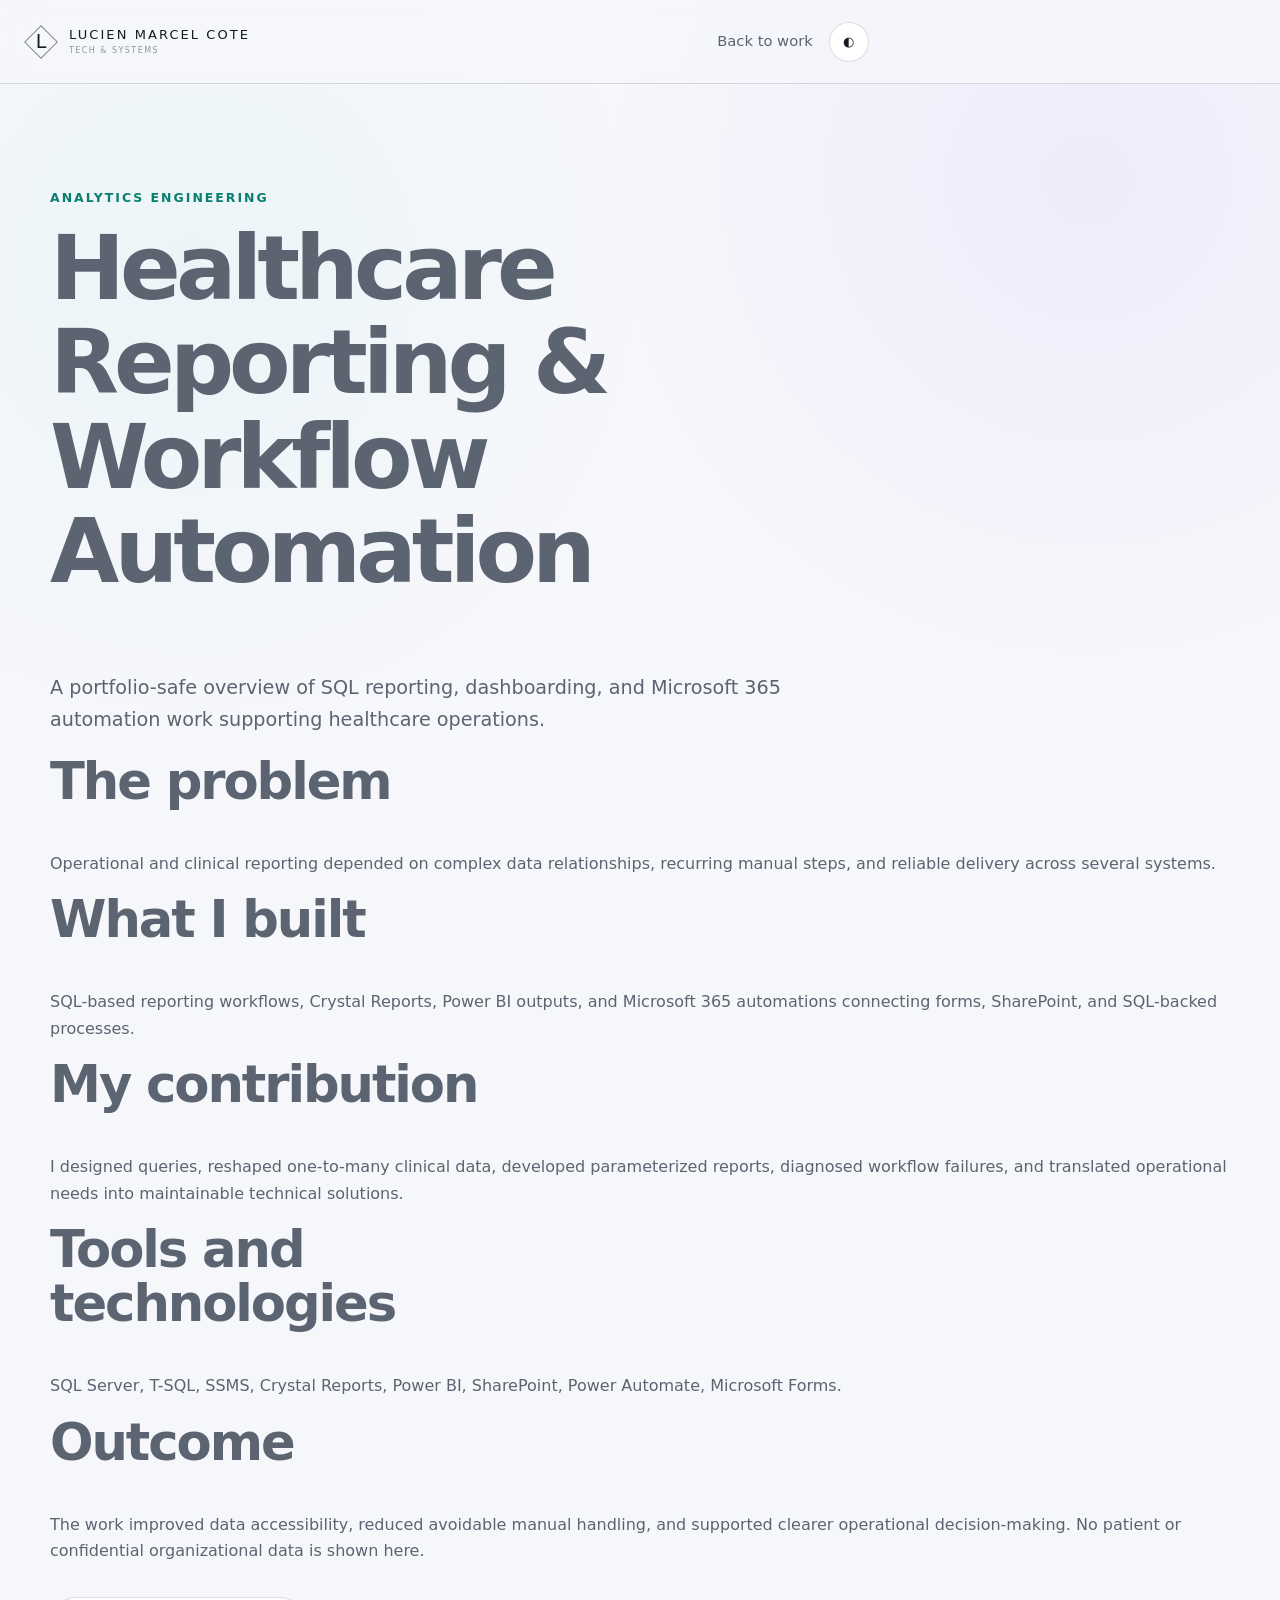
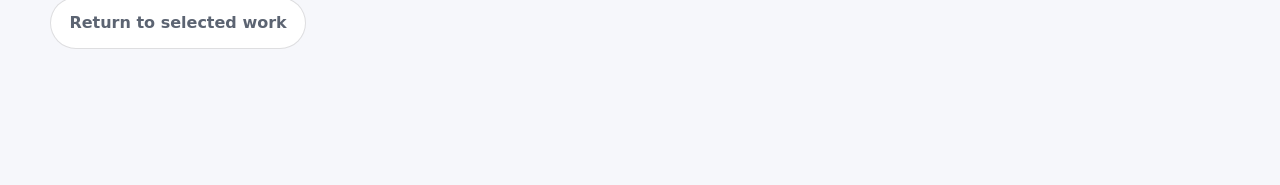
<file: projects/healthcare-reporting.html>
<!doctype html>
<html lang="en">
<head>
  <meta charset="utf-8">
  <meta name="viewport" content="width=device-width, initial-scale=1">
  <meta name="description" content="SQL reporting, dashboarding, and Microsoft 365 automation supporting healthcare operations.">
  <meta name="theme-color" content="#0b0d12">
  <link rel="canonical" href="https://www.luccote.com/projects/healthcare-reporting.html">
  <meta property="og:type" content="article">
  <meta property="og:title" content="Healthcare Reporting &amp; Workflow Automation | Lucien Marcel Coté">
  <meta property="og:description" content="SQL reporting, dashboarding, and Microsoft 365 automation supporting healthcare operations.">
  <meta property="og:url" content="https://www.luccote.com/projects/healthcare-reporting.html">
  <meta property="og:image" content="https://www.luccote.com/assets/images/social-card.png">
  <meta name="twitter:card" content="summary_large_image">
  <title>Healthcare Reporting & Workflow Automation | Lucien Marcel Coté</title>
  <link rel="stylesheet" href="../assets/css/styles.css">
  <script defer src="../assets/js/site.js"></script>
</head>
<body>
  <header class="site-header">
    <div class="brand"><span class="brandmark" aria-hidden="true">L</span><span class="identity-copy"><strong>LUCIEN MARCEL COTE</strong><small>TECH &amp; SYSTEMS</small></span></div>
    <nav><a href="../index.html#work">Back to work</a><button id="theme-toggle" class="icon-button" type="button">◐</button></nav>
  </header>
  <main>
    <article class="section prose">
      <p class="eyebrow">Analytics Engineering</p>
      <h1>Healthcare Reporting & Workflow Automation</h1>
      <p class="hero-lede">A portfolio-safe overview of SQL reporting, dashboarding, and Microsoft 365 automation work supporting healthcare operations.</p>
      <h2>The problem</h2>
      <p>Operational and clinical reporting depended on complex data relationships, recurring manual steps, and reliable delivery across several systems.</p>
      <h2>What I built</h2>
      <p>SQL-based reporting workflows, Crystal Reports, Power BI outputs, and Microsoft 365 automations connecting forms, SharePoint, and SQL-backed processes.</p>
      <h2>My contribution</h2>
      <p>I designed queries, reshaped one-to-many clinical data, developed parameterized reports, diagnosed workflow failures, and translated operational needs into maintainable technical solutions.</p>
      <h2>Tools and technologies</h2>
      <p>SQL Server, T-SQL, SSMS, Crystal Reports, Power BI, SharePoint, Power Automate, Microsoft Forms.</p>
      <h2>Outcome</h2>
      <p>The work improved data accessibility, reduced avoidable manual handling, and supported clearer operational decision-making. No patient or confidential organizational data is shown here.</p>
      
      <div class="button-row"><a class="button secondary" href="../index.html#work">Return to selected work</a></div>
    </article>
  </main>
</body>
</html>
</file>
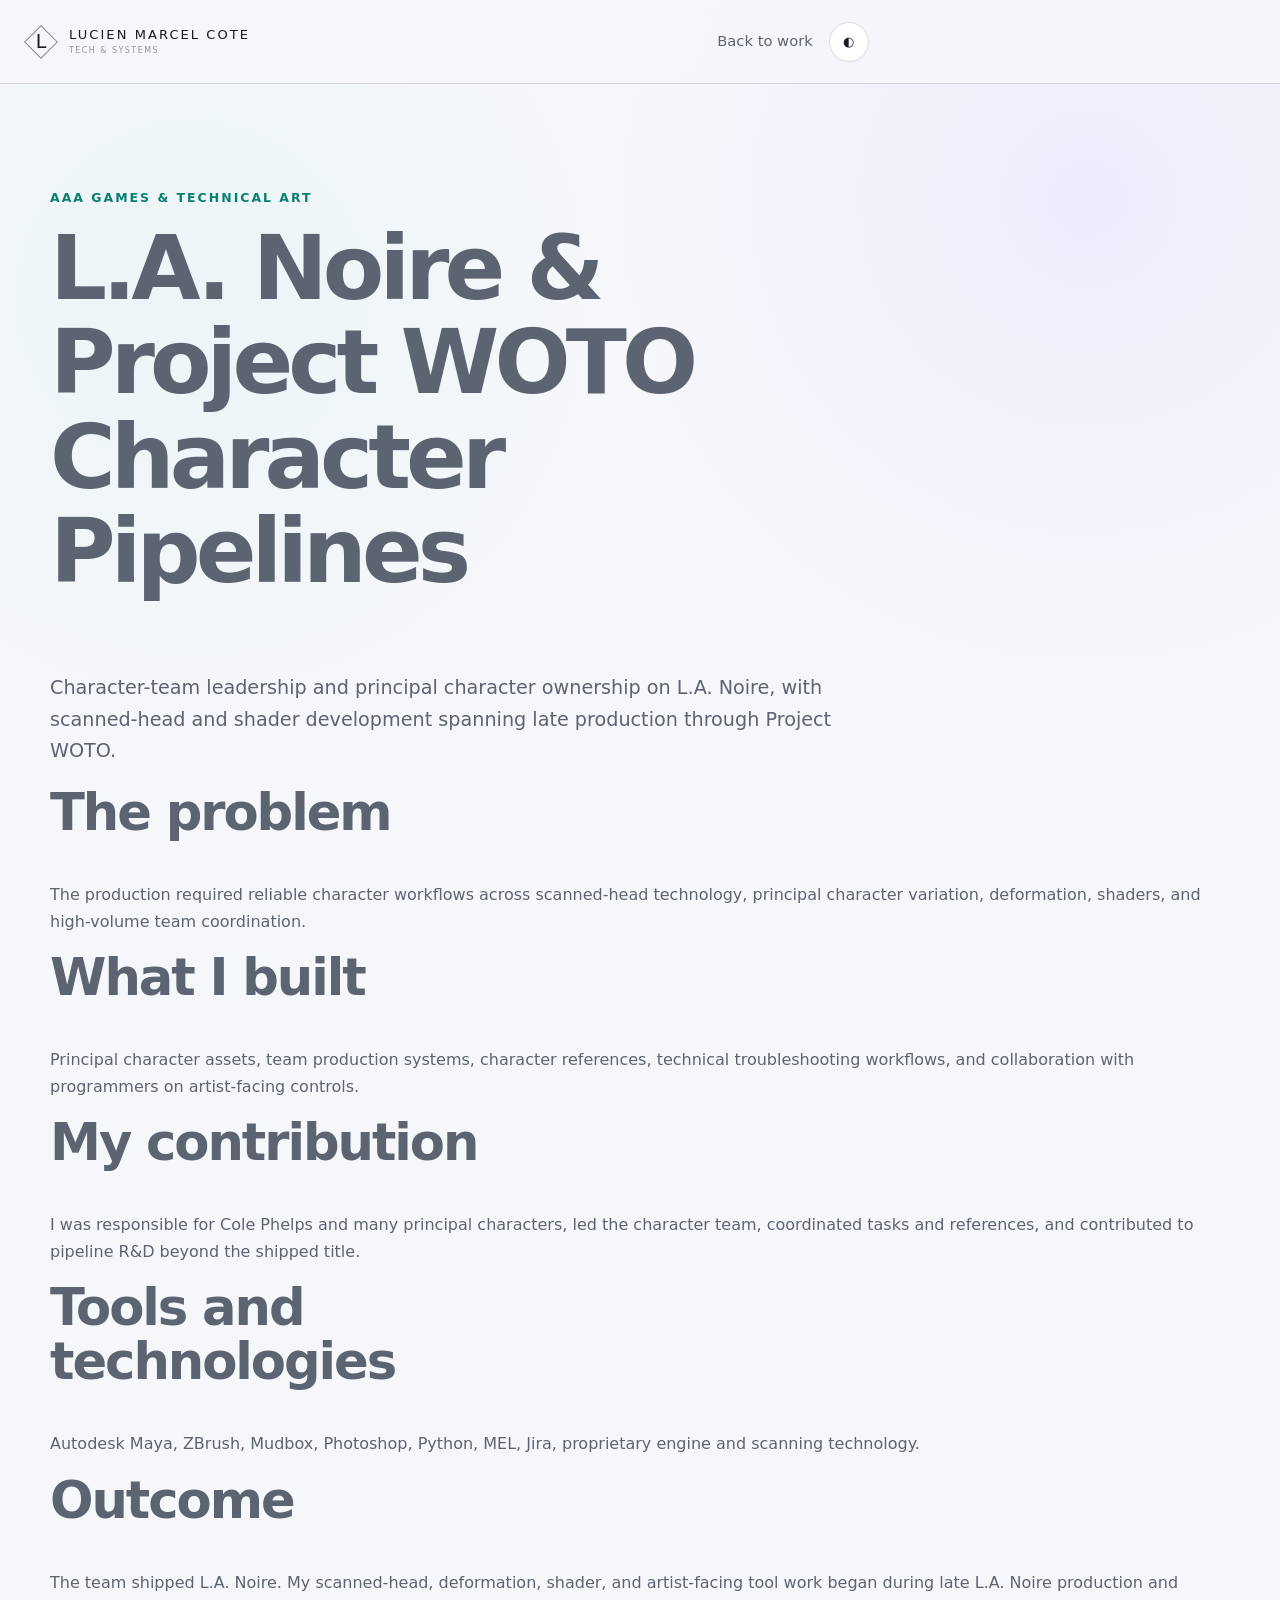
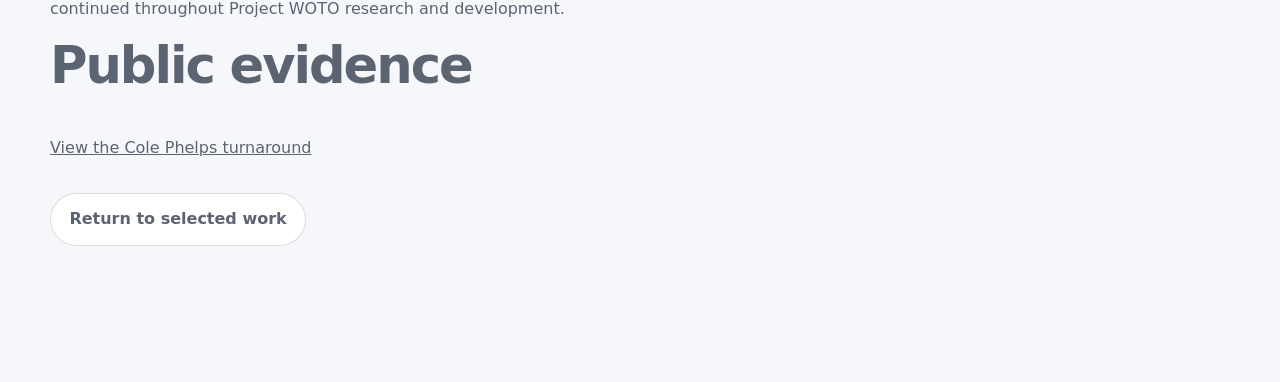
<file: projects/la-noire-pipeline.html>
<!doctype html>
<html lang="en">
<head>
  <meta charset="utf-8">
  <meta name="viewport" content="width=device-width, initial-scale=1">
  <meta name="description" content="Character-team leadership and principal character ownership on L.A. Noire, with scanned-head and shader development spanning late production through Project WOTO.">
  <meta name="theme-color" content="#0b0d12">
  <link rel="canonical" href="https://www.luccote.com/projects/la-noire-pipeline.html">
  <meta property="og:type" content="article">
  <meta property="og:title" content="L.A. Noire &amp; Project WOTO Character Pipelines | Lucien Marcel Coté">
  <meta property="og:description" content="Character-team leadership and principal character ownership on L.A. Noire, with scanned-head and shader development spanning late production through Project WOTO.">
  <meta property="og:url" content="https://www.luccote.com/projects/la-noire-pipeline.html">
  <meta property="og:image" content="https://www.luccote.com/assets/images/social-card.png">
  <meta name="twitter:card" content="summary_large_image">
  <title>L.A. Noire &amp; Project WOTO Character Pipelines | Lucien Marcel Coté</title>
  <link rel="stylesheet" href="../assets/css/styles.css">
  <script defer src="../assets/js/site.js"></script>
</head>
<body>
  <header class="site-header">
    <div class="brand"><span class="brandmark" aria-hidden="true">L</span><span class="identity-copy"><strong>LUCIEN MARCEL COTE</strong><small>TECH &amp; SYSTEMS</small></span></div>
    <nav><a href="../index.html#work">Back to work</a><button id="theme-toggle" class="icon-button" type="button">◐</button></nav>
  </header>
  <main>
    <article class="section prose">
      <p class="eyebrow">AAA Games & Technical Art</p>
      <h1>L.A. Noire &amp; Project WOTO Character Pipelines</h1>
      <p class="hero-lede">Character-team leadership and principal character ownership on L.A. Noire, with scanned-head and shader development spanning late production through Project WOTO.</p>
      <h2>The problem</h2>
      <p>The production required reliable character workflows across scanned-head technology, principal character variation, deformation, shaders, and high-volume team coordination.</p>
      <h2>What I built</h2>
      <p>Principal character assets, team production systems, character references, technical troubleshooting workflows, and collaboration with programmers on artist-facing controls.</p>
      <h2>My contribution</h2>
      <p>I was responsible for Cole Phelps and many principal characters, led the character team, coordinated tasks and references, and contributed to pipeline R&D beyond the shipped title.</p>
      <h2>Tools and technologies</h2>
      <p>Autodesk Maya, ZBrush, Mudbox, Photoshop, Python, MEL, Jira, proprietary engine and scanning technology.</p>
      <h2>Outcome</h2>
      <p>The team shipped L.A. Noire. My scanned-head, deformation, shader, and artist-facing tool work began during late L.A. Noire production and continued throughout Project WOTO research and development.</p>
      <h2>Public evidence</h2><p><a href="https://www.youtube.com/watch?v=cxVexNJaaps">View the Cole Phelps turnaround</a></p>
      <div class="button-row"><a class="button secondary" href="../index.html#work">Return to selected work</a></div>
    </article>
  </main>
</body>
</html>
</file>
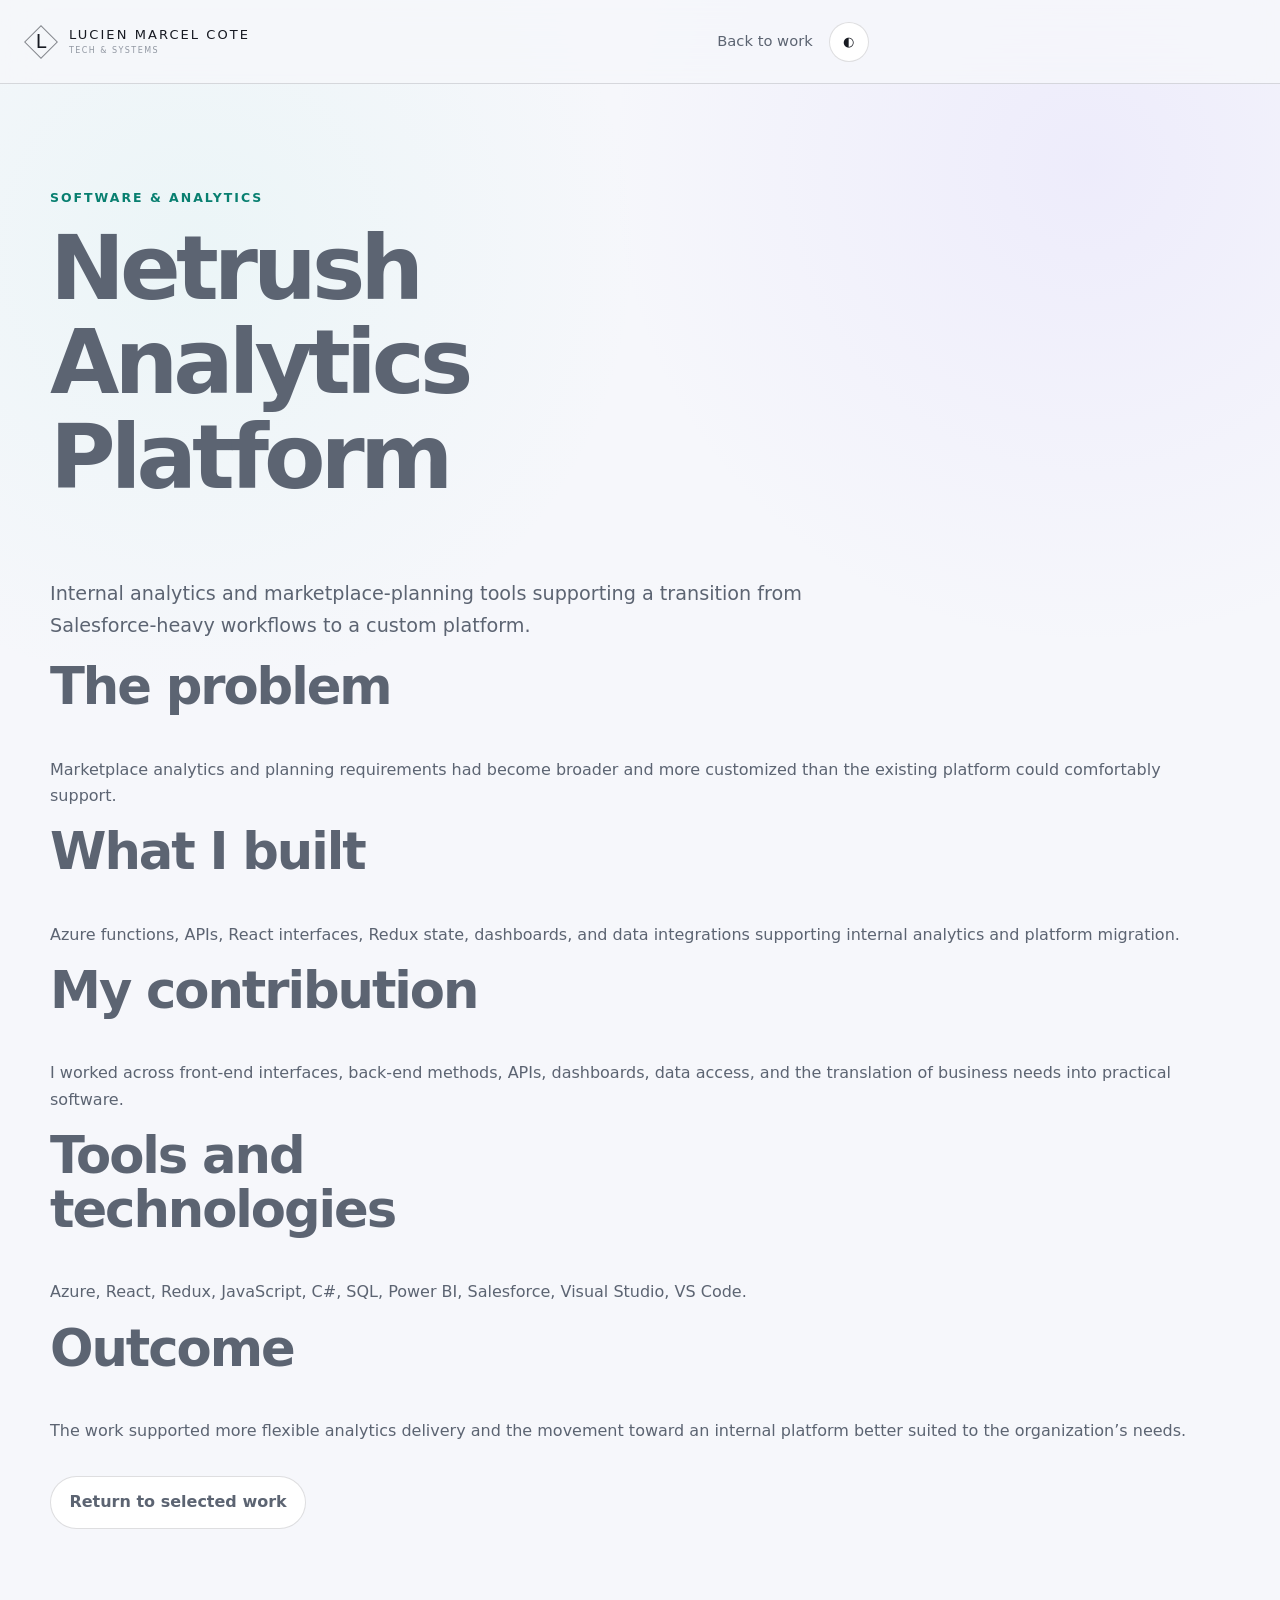
<file: projects/netrush-platform.html>
<!doctype html>
<html lang="en">
<head>
  <meta charset="utf-8">
  <meta name="viewport" content="width=device-width, initial-scale=1">
  <meta name="description" content="Internal analytics and marketplace-planning tools supporting a transition to a custom software platform.">
  <meta name="theme-color" content="#0b0d12">
  <link rel="canonical" href="https://www.luccote.com/projects/netrush-platform.html">
  <meta property="og:type" content="article">
  <meta property="og:title" content="Netrush Analytics Platform | Lucien Marcel Coté">
  <meta property="og:description" content="Internal analytics and marketplace-planning tools supporting a transition to a custom software platform.">
  <meta property="og:url" content="https://www.luccote.com/projects/netrush-platform.html">
  <meta property="og:image" content="https://www.luccote.com/assets/images/social-card.png">
  <meta name="twitter:card" content="summary_large_image">
  <title>Netrush Analytics Platform | Lucien Marcel Coté</title>
  <link rel="stylesheet" href="../assets/css/styles.css">
  <script defer src="../assets/js/site.js"></script>
</head>
<body>
  <header class="site-header">
    <div class="brand"><span class="brandmark" aria-hidden="true">L</span><span class="identity-copy"><strong>LUCIEN MARCEL COTE</strong><small>TECH &amp; SYSTEMS</small></span></div>
    <nav><a href="../index.html#work">Back to work</a><button id="theme-toggle" class="icon-button" type="button">◐</button></nav>
  </header>
  <main>
    <article class="section prose">
      <p class="eyebrow">Software & Analytics</p>
      <h1>Netrush Analytics Platform</h1>
      <p class="hero-lede">Internal analytics and marketplace-planning tools supporting a transition from Salesforce-heavy workflows to a custom platform.</p>
      <h2>The problem</h2>
      <p>Marketplace analytics and planning requirements had become broader and more customized than the existing platform could comfortably support.</p>
      <h2>What I built</h2>
      <p>Azure functions, APIs, React interfaces, Redux state, dashboards, and data integrations supporting internal analytics and platform migration.</p>
      <h2>My contribution</h2>
      <p>I worked across front-end interfaces, back-end methods, APIs, dashboards, data access, and the translation of business needs into practical software.</p>
      <h2>Tools and technologies</h2>
      <p>Azure, React, Redux, JavaScript, C#, SQL, Power BI, Salesforce, Visual Studio, VS Code.</p>
      <h2>Outcome</h2>
      <p>The work supported more flexible analytics delivery and the movement toward an internal platform better suited to the organization’s needs.</p>
      
      <div class="button-row"><a class="button secondary" href="../index.html#work">Return to selected work</a></div>
    </article>
  </main>
</body>
</html>
</file>
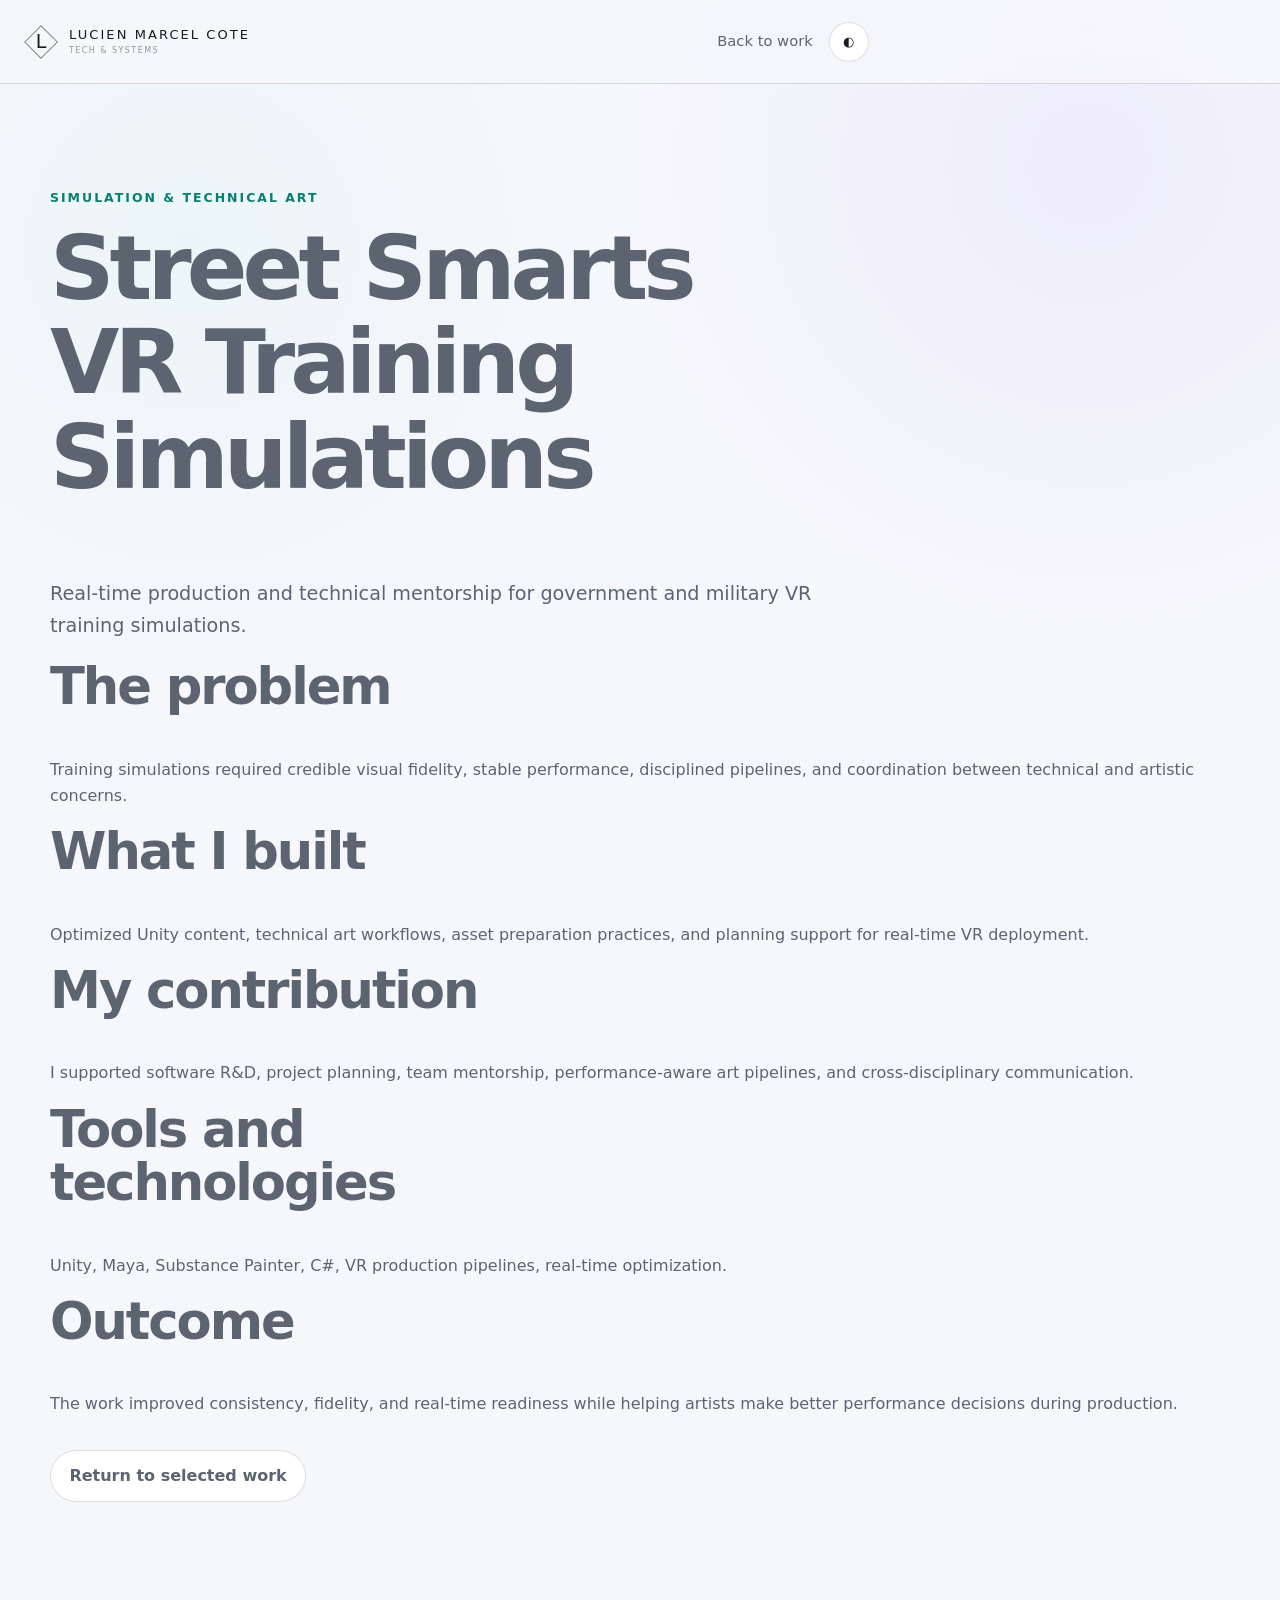
<file: projects/street-smarts-vr.html>
<!doctype html>
<html lang="en">
<head>
  <meta charset="utf-8">
  <meta name="viewport" content="width=device-width, initial-scale=1">
  <meta name="description" content="Real-time production and technical mentorship for government and military VR training simulations.">
  <meta name="theme-color" content="#0b0d12">
  <link rel="canonical" href="https://www.luccote.com/projects/street-smarts-vr.html">
  <meta property="og:type" content="article">
  <meta property="og:title" content="Street Smarts VR Training Simulations | Lucien Marcel Coté">
  <meta property="og:description" content="Real-time production and technical mentorship for government and military VR training simulations.">
  <meta property="og:url" content="https://www.luccote.com/projects/street-smarts-vr.html">
  <meta property="og:image" content="https://www.luccote.com/assets/images/social-card.png">
  <meta name="twitter:card" content="summary_large_image">
  <title>Street Smarts VR Training Simulations | Lucien Marcel Coté</title>
  <link rel="stylesheet" href="../assets/css/styles.css">
  <script defer src="../assets/js/site.js"></script>
</head>
<body>
  <header class="site-header">
    <div class="brand"><span class="brandmark" aria-hidden="true">L</span><span class="identity-copy"><strong>LUCIEN MARCEL COTE</strong><small>TECH &amp; SYSTEMS</small></span></div>
    <nav><a href="../index.html#work">Back to work</a><button id="theme-toggle" class="icon-button" type="button">◐</button></nav>
  </header>
  <main>
    <article class="section prose">
      <p class="eyebrow">Simulation & Technical Art</p>
      <h1>Street Smarts VR Training Simulations</h1>
      <p class="hero-lede">Real-time production and technical mentorship for government and military VR training simulations.</p>
      <h2>The problem</h2>
      <p>Training simulations required credible visual fidelity, stable performance, disciplined pipelines, and coordination between technical and artistic concerns.</p>
      <h2>What I built</h2>
      <p>Optimized Unity content, technical art workflows, asset preparation practices, and planning support for real-time VR deployment.</p>
      <h2>My contribution</h2>
      <p>I supported software R&D, project planning, team mentorship, performance-aware art pipelines, and cross-disciplinary communication.</p>
      <h2>Tools and technologies</h2>
      <p>Unity, Maya, Substance Painter, C#, VR production pipelines, real-time optimization.</p>
      <h2>Outcome</h2>
      <p>The work improved consistency, fidelity, and real-time readiness while helping artists make better performance decisions during production.</p>
      
      <div class="button-row"><a class="button secondary" href="../index.html#work">Return to selected work</a></div>
    </article>
  </main>
</body>
</html>
</file>
<file: assets/css/styles.css>
:root {
  --bg: #0b0d12;
  --bg-soft: #121621;
  --panel: #171c28;
  --text: #f4f5f7;
  --muted: #aeb6c5;
  --line: rgba(255,255,255,.12);
  --accent: #8ce3d4;
  --accent-2: #a892ff;
  --shadow: 0 22px 70px rgba(0,0,0,.34);
  --radius: 24px;
  --max: 1180px;
}

html[data-theme="light"] {
  --bg: #f6f7fb;
  --bg-soft: #eef1f6;
  --panel: #ffffff;
  --text: #171a22;
  --muted: #5c6472;
  --line: rgba(24,27,36,.14);
  --accent: #087f70;
  --accent-2: #6651d8;
  --shadow: 0 22px 70px rgba(43,49,61,.14);
}

* { box-sizing: border-box; }
html { scroll-behavior: smooth; }
body {
  margin: 0;
  color: var(--text);
  background:
    radial-gradient(circle at 15% 15%, rgba(140,227,212,.10), transparent 28rem),
    radial-gradient(circle at 85% 10%, rgba(168,146,255,.11), transparent 30rem),
    var(--bg);
  font-family: Inter, ui-sans-serif, system-ui, -apple-system, BlinkMacSystemFont, "Segoe UI", sans-serif;
  line-height: 1.65;
}
a { color: inherit; }
button, a { -webkit-tap-highlight-color: transparent; }
.skip-link {
  position: fixed; top: -100px; left: 1rem; z-index: 99;
  padding: .8rem 1rem; background: var(--text); color: var(--bg);
}
.skip-link:focus { top: 1rem; }

.site-header {
  position: sticky; top: 0; z-index: 50;
  display: flex; justify-content: space-between; align-items: center;
  gap: 2rem; padding: 1rem max(1.25rem, calc((100vw - var(--max))/2));
  border-bottom: 1px solid var(--line);
  background: color-mix(in srgb, var(--bg) 82%, transparent);
  backdrop-filter: blur(18px);
}
.brand { display: flex; gap: .8rem; align-items: center; text-decoration: none; }
.brand-mark {
  display: grid; place-items: center; width: 2.7rem; height: 2.7rem;
  border: 1px solid var(--line); border-radius: 50%;
  background: linear-gradient(145deg, rgba(140,227,212,.22), rgba(168,146,255,.16));
  font-weight: 800;
}
.brand strong, .brand small { display: block; }
.brand small { color: var(--muted); font-size: .73rem; }
nav { display: flex; align-items: center; gap: 1rem; }
nav a { color: var(--muted); text-decoration: none; font-size: .92rem; }
nav a:hover { color: var(--text); }
.work-switcher { position: relative; flex: 0 0 auto; }
.work-switcher summary {
  display: flex; align-items: center; gap: .45rem; min-height: 2.5rem; padding: .55rem .85rem;
  border: 1px solid var(--line); border-radius: 999px; background: var(--panel);
  color: var(--text); cursor: pointer; font-size: .82rem; font-weight: 800; list-style: none;
}
.work-switcher summary::-webkit-details-marker { display: none; }
.work-switcher[open] summary, .work-switcher summary:hover { border-color: var(--accent); }
.work-switcher-menu {
  position: absolute; top: calc(100% + .8rem); right: 0; z-index: 80; width: min(24rem, calc(100vw - 2rem));
  padding: 1rem; border: 1px solid var(--line); border-radius: 1.2rem; background: var(--bg-soft);
  box-shadow: var(--shadow);
}
.work-switcher-menu > p { display: grid; gap: .1rem; margin: 0 0 .7rem; padding: 0 .25rem .7rem; border-bottom: 1px solid var(--line); }
.work-switcher-menu > p span { color: var(--muted); font-size: .78rem; }
.work-switcher-links { display: grid; gap: .4rem; }
.work-switcher-links a { display: grid; gap: .1rem; padding: .7rem .75rem; border-radius: .8rem; text-decoration: none; }
.work-switcher-links a:hover { background: color-mix(in srgb, var(--accent) 10%, transparent); }
.work-switcher-links a[aria-current="page"] { background: color-mix(in srgb, var(--accent) 14%, transparent); box-shadow: inset 3px 0 0 var(--accent); }
.work-switcher-links span { color: var(--muted); font-size: .75rem; line-height: 1.4; }
.icon-button {
  width: 2.5rem; height: 2.5rem; border-radius: 50%;
  border: 1px solid var(--line); color: var(--text); background: var(--panel);
  cursor: pointer;
}

.section { width: min(var(--max), calc(100% - 2.5rem)); margin: 0 auto; padding: 6.5rem 0; }
.error-page { min-height: 100vh; display: grid; align-content: center; }
.error-page h1 { max-width: 11ch; }
.hero {
  min-height: calc(100vh - 76px);
  display: grid; grid-template-columns: 1.15fr .85fr; align-items: center; gap: 4rem;
}
.eyebrow {
  margin: 0 0 .8rem; color: var(--accent); text-transform: uppercase;
  letter-spacing: .16em; font-size: .78rem; font-weight: 800;
}
h1, h2, h3 { line-height: 1.05; margin-top: 0; }
h1 { font-size: clamp(3rem, 7vw, 6.6rem); letter-spacing: -.055em; max-width: 12ch; }
h2 { font-size: clamp(2.2rem, 4vw, 4.2rem); letter-spacing: -.04em; max-width: 14ch; }
h3 { font-size: 1.45rem; }
.hero-lede { max-width: 64ch; color: var(--muted); font-size: 1.2rem; }
.button-row { display: flex; gap: .8rem; flex-wrap: wrap; margin: 2rem 0; }
.button {
  display: inline-flex; align-items: center; justify-content: center;
  min-height: 3rem; padding: .75rem 1.15rem; border-radius: 999px;
  border: 1px solid var(--line); text-decoration: none; font-weight: 750;
}
.button.primary { background: var(--text); color: var(--bg); }
.button.secondary { background: var(--panel); }
.signal-list { display: flex; gap: 1rem; flex-wrap: wrap; padding: 0; list-style: none; color: var(--muted); font-size: .9rem; }
.signal-list li::before { content: "✦"; margin-right: .45rem; color: var(--accent-2); }

.hero-system {
  position: relative; min-height: 500px; overflow: visible; isolation: isolate;
  border: 1px solid var(--line); border-radius: 50%;
  background:
    radial-gradient(circle at 50% 50%, rgba(140,227,212,.12), transparent 16%),
    radial-gradient(circle at 23% 24%, rgba(168,146,255,.09), transparent 32%),
    #0c1019;
  box-shadow: var(--shadow), inset 0 0 70px rgba(0,0,0,.48);
}
.hero-system::before, .hero-system::after {
  content: ""; position: absolute; inset: 13% 7%; z-index: -1;
  border: 1px solid rgba(255,255,255,.12); border-radius: 50%;
  transform: rotate(-12deg);
}
.hero-system::after { inset: 28% 19%; transform: rotate(18deg); border-color: rgba(140,227,212,.16); }
.system-starfield {
  position: absolute; inset: 0; z-index: -2; opacity: .72; overflow: hidden; border-radius: 50%;
  background-image:
    radial-gradient(circle at 18% 20%, #fff 0 1px, transparent 1.5px),
    radial-gradient(circle at 74% 16%, #fff 0 1px, transparent 1.5px),
    radial-gradient(circle at 86% 63%, #8ce3d4 0 1px, transparent 1.6px),
    radial-gradient(circle at 28% 77%, #a892ff 0 1px, transparent 1.6px),
    radial-gradient(circle at 64% 84%, #fff 0 1px, transparent 1.5px),
    radial-gradient(circle at 10% 52%, #fff 0 1px, transparent 1.5px);
}
.system-core {
  position: absolute; inset: 50% auto auto 50%; transform: translate(-50%,-50%);
  display: grid; place-items: center; align-content: center; width: 7rem; height: 7rem;
  border-radius: 50%; color: #09100f; background: #f4fff9;
  box-shadow: 0 0 24px rgba(140,227,212,.65), 0 0 80px rgba(140,227,212,.28);
  font-size: .9rem; font-weight: 900; letter-spacing: .08em; text-transform: uppercase;
}
.system-core span { display: block; }
.orbit {
  --planet: var(--accent); --planet-size: .85rem;
  position: absolute; display: inline-flex; align-items: center; gap: .55rem;
  border: 1px solid color-mix(in srgb, var(--planet) 42%, var(--line)); border-radius: 999px;
  padding: .58rem .9rem .58rem .62rem; color: #fff; background: rgba(27,34,49,.97);
  box-shadow: 0 10px 28px rgba(0,0,0,.42), 0 0 18px color-mix(in srgb, var(--planet) 12%, transparent);
  font-size: .86rem; font-weight: 800; letter-spacing: .01em;
  cursor: pointer; transition: transform .2s ease, border-color .2s ease, background .2s ease;
}
.orbit::before {
  content: ""; flex: none; width: var(--planet-size); height: var(--planet-size); border-radius: 50%;
  background: var(--planet); box-shadow: inset -.2rem -.18rem .3rem rgba(0,0,0,.28), 0 0 12px color-mix(in srgb, var(--planet) 65%, transparent);
}
.satellites { position: absolute; inset: 50% auto auto 50%; width: 1px; height: 1px; pointer-events: none; }
.satellite {
  position: absolute; left: 0; top: 0; z-index: -1; min-width: max-content;
  padding: .34rem .58rem; border: 1px solid color-mix(in srgb, var(--planet) 38%, var(--line));
  border-radius: 999px; color: var(--text); background: rgba(14,19,29,.96);
  box-shadow: 0 7px 20px rgba(0,0,0,.38); font-size: .68rem; font-weight: 750;
  opacity: 0; transform: translate(-50%, -50%) scale(.45); transition: opacity .18s ease, transform .25s cubic-bezier(.2,.8,.2,1);
}
.satellite-1 { --satellite-x: -4.5rem; --satellite-y: -3.4rem; }
.satellite-2 { --satellite-x: .3rem; --satellite-y: -4.8rem; }
.satellite-3 { --satellite-x: 4.8rem; --satellite-y: -2.8rem; }
.orbit:hover .satellite, .orbit:focus-visible .satellite, .orbit[aria-expanded="true"] .satellite {
  opacity: 1; transform: translate(calc(-50% + var(--satellite-x)), calc(-50% + var(--satellite-y))) scale(1);
}
.orbit:hover .satellite-2, .orbit:focus-visible .satellite-2, .orbit[aria-expanded="true"] .satellite-2 { transition-delay: .035s; }
.orbit:hover .satellite-3, .orbit:focus-visible .satellite-3, .orbit[aria-expanded="true"] .satellite-3 { transition-delay: .07s; }
.orbit:hover, .orbit:focus-visible { border-color: var(--planet); transform: translateY(-3px) scale(1.03); background: #202738; outline: none; }
.orbit-1 { --planet: #8ce3d4; --planet-size: 1rem; top: 9%; left: 40%; animation: planet-drift 7s ease-in-out infinite; }
.orbit-2 { --planet: #75a7ff; --planet-size: .72rem; top: 27%; right: 0; animation: planet-drift 8s ease-in-out -2s infinite; }
.orbit-3 { --planet: #d6a5ff; --planet-size: 1.1rem; bottom: 22%; right: -1.5rem; animation: planet-drift 9s ease-in-out -4s infinite; }
.orbit-4 { --planet: #ffbd73; --planet-size: .8rem; bottom: 7%; left: 35%; animation: planet-drift 7.5s ease-in-out -1s infinite; }
.orbit-5 { --planet: #73d7ff; --planet-size: .9rem; bottom: 24%; left: -1.5rem; animation: planet-drift 8.5s ease-in-out -5s infinite; }
.orbit-6 { --planet: #f0f4ff; --planet-size: .62rem; top: 25%; left: 0; animation: planet-drift 10s ease-in-out -3s infinite; }
@keyframes planet-drift { 0%, 100% { margin-top: 0; } 50% { margin-top: -6px; } }

@media (prefers-reduced-motion: reduce) { .orbit { animation: none; } .satellite { transition: none; } }

.section-heading { display: flex; justify-content: space-between; gap: 2rem; align-items: end; margin-bottom: 2.4rem; }
.filters { display: flex; gap: .5rem; flex-wrap: wrap; justify-content: flex-end; }
.filter {
  border: 1px solid var(--line); border-radius: 999px; padding: .55rem .9rem;
  background: transparent; color: var(--muted); cursor: pointer;
}
.filter.active, .filter:hover { background: var(--panel); color: var(--text); border-color: var(--accent); }

.project-grid { display: grid; grid-template-columns: repeat(2, 1fr); gap: 1.1rem; }
.project-card {
  padding: 2rem; border: 1px solid var(--line); border-radius: var(--radius);
  background: linear-gradient(145deg, color-mix(in srgb, var(--panel) 92%, transparent), var(--panel));
  box-shadow: var(--shadow); transition: transform .2s ease, opacity .2s ease;
}
.project-card:hover { transform: translateY(-4px); }
.project-card.hidden { display: none; }
.card-kicker { color: var(--accent-2); font-weight: 800; font-size: .82rem; text-transform: uppercase; letter-spacing: .1em; }
.project-card p { color: var(--muted); }
.project-card > a { color: var(--accent); font-weight: 800; text-decoration: none; }
.tag-list { display: flex; flex-wrap: wrap; gap: .45rem; list-style: none; padding: 0; }
.tag-list li { border: 1px solid var(--line); border-radius: 999px; padding: .35rem .65rem; font-size: .78rem; color: var(--muted); }

.career-section { position: relative; }
.career-section::before {
  content: ""; position: absolute; inset: 4rem -2rem 2rem; z-index: -1;
  border: 1px solid var(--line); border-radius: 40px;
  background: linear-gradient(150deg, rgba(140,227,212,.08), rgba(168,146,255,.06));
}
.source-status { display: inline-flex; align-items: center; gap: .55rem; color: var(--muted); text-decoration: none; font-weight: 750; }
.source-status span { width: .65rem; height: .65rem; border-radius: 50%; background: var(--accent); box-shadow: 0 0 0 .35rem rgba(140,227,212,.12); }
.career-summary { max-width: 72ch; margin: -1rem 0 2.5rem; color: var(--muted); font-size: 1.08rem; }
.career-timeline { display: grid; grid-template-columns: repeat(3, 1fr); gap: 1rem; }
.career-role { min-height: 240px; padding: 1.5rem; border: 1px solid var(--line); border-radius: var(--radius); background: var(--panel); }
.career-role h3 { margin-bottom: .4rem; }
.career-period { margin: 0 0 1.25rem; color: var(--accent); font-size: .78rem; font-weight: 800; letter-spacing: .08em; text-transform: uppercase; }
.career-organization { margin: 0; color: var(--text); font-weight: 750; }
.career-role-summary { color: var(--muted); }
.career-skills-block { margin-top: 2rem; padding: 1.5rem; border-top: 1px solid var(--line); }
.career-skills { display: flex; flex-wrap: wrap; gap: .55rem; }
.career-skills span { padding: .4rem .7rem; border: 1px solid var(--line); border-radius: 999px; color: var(--muted); background: var(--bg-soft); font-size: .82rem; }
.career-fallback { padding: 1rem; color: var(--muted); border-left: 2px solid var(--accent-2); }

.panel { padding-left: 2rem; padding-right: 2rem; background: var(--bg-soft); border: 1px solid var(--line); border-radius: 36px; }
.capability-grid { display: grid; grid-template-columns: repeat(2, 1fr); gap: 1rem; }
.capability-grid article { padding: 1.6rem; border-left: 2px solid var(--accent); background: var(--panel); border-radius: 0 var(--radius) var(--radius) 0; }
.capability-grid p, .prose, .resume-card p { color: var(--muted); }

.resume-grid { display: grid; grid-template-columns: repeat(2, 1fr); gap: 1rem; }
.resume-card {
  display: flex; flex-direction: column; justify-content: space-between; min-height: 260px;
  padding: 2rem; border: 1px solid var(--line); border-radius: var(--radius); background: var(--panel);
}
.resume-card.featured-resume { border-color: color-mix(in srgb, var(--accent) 55%, var(--line)); background: linear-gradient(145deg, rgba(140,227,212,.12), var(--panel)); }
.split { display: grid; grid-template-columns: 1fr 1fr; gap: 4rem; }
.contact-panel {
  display: flex; justify-content: space-between; gap: 2rem; align-items: end;
  margin-bottom: 5rem; padding: 3rem;
  background: linear-gradient(140deg, rgba(140,227,212,.15), rgba(168,146,255,.13));
  border: 1px solid var(--line); border-radius: 36px;
}
footer {
  width: min(var(--max), calc(100% - 2.5rem)); margin: 0 auto;
  display: flex; justify-content: space-between; gap: 2rem;
  padding: 2rem 0 3rem; color: var(--muted); border-top: 1px solid var(--line);
}

@media (max-width: 900px) {
  .site-header { align-items: flex-start; }
  nav { max-width: 55%; flex-wrap: wrap; justify-content: flex-end; }
  nav a { display: none; }
  .hero { grid-template-columns: 1fr; padding-top: 3rem; }
  .hero-system { min-height: 420px; }
  .orbit-3 { right: -.5rem; }
  .orbit-5 { left: -.5rem; }
  .section-heading, .contact-panel { align-items: flex-start; flex-direction: column; }
  .project-grid, .capability-grid, .resume-grid, .split, .career-timeline { grid-template-columns: 1fr; }
  .filters { justify-content: flex-start; }
}
@media (max-width: 560px) {
  .brand small { display: none; }
  h1 { font-size: 3.4rem; }
  .section { width: min(100% - 1.4rem, var(--max)); padding: 4.5rem 0; }
  .hero-system { min-height: 350px; }
  .orbit { font-size: .72rem; }
  .satellite { font-size: .6rem; }
  .satellite-1 { --satellite-x: -3.4rem; --satellite-y: -3rem; }
  .satellite-2 { --satellite-x: 0; --satellite-y: -4rem; }
  .satellite-3 { --satellite-x: 3.4rem; --satellite-y: -2.7rem; }
  .orbit-2, .orbit-3 { right: -.25rem; }
  .orbit-5, .orbit-6 { left: -.25rem; }
  .project-card, .resume-card { padding: 1.4rem; }
  .career-section::before { inset-inline: -.35rem; }
  footer { flex-direction: column; }
}

/* Shared identity proportions across the portfolio sites. */
.site-header, .topbar, .shared-site-header { position:sticky; top:0; z-index:1000; display:flex; align-items:center; justify-content:space-between; gap:16px; width:100%; height:84px; min-height:84px; margin:0; padding:0 24px; flex-wrap:nowrap; }
.site-header .brand, .topbar .brand, .shared-site-header .brand { display:flex; align-items:center; gap:11px; min-width:0; flex:0 1 290px; color:inherit; text-decoration:none; line-height:1.2; letter-spacing:.13em; }
.site-header .brandmark, .topbar .brandmark, .shared-site-header .brandmark { position:relative; display:grid; place-items:center; flex:0 0 34px; width:34px; height:34px; font-size:19px; font-weight:500; letter-spacing:0; text-indent:0; }
.site-header .brandmark::before, .topbar .brandmark::before, .shared-site-header .brandmark::before { content:""; position:absolute; inset:5px; border:1px solid currentColor; opacity:.5; transform:rotate(45deg); }
.identity-copy { min-width:0; }
.brand .identity-copy strong { display:block; font-size:13px; font-weight:500; text-transform:uppercase; white-space:nowrap; }
.brand .identity-copy small { display:block; margin-top:3px; font-size:8px; font-weight:400; letter-spacing:.18em; text-transform:uppercase; opacity:.65; white-space:nowrap; }
.site-header > nav, .topbar > nav { flex:1 1 auto; justify-content:center; margin:0; }
.site-header > details, .topbar > details, .shared-site-header > details { flex:0 0 auto; margin:0 0 0 auto; }
.site-header > details > summary, .topbar > details > summary, .shared-site-header > details > summary { display:flex; align-items:center; justify-content:center; gap:10px; box-sizing:border-box; height:42px; padding:0 16px; border-radius:0; font-size:10px; font-weight:400; line-height:1; letter-spacing:.1em; text-transform:uppercase; white-space:nowrap; }
html { scroll-padding-top:100px; }
@media(max-width:1100px) { .site-header > nav, .topbar > nav { display:none; } }
@media(max-width:680px) {
 .site-header, .topbar, .shared-site-header { height:70px; min-height:70px; gap:10px; padding:0 14px; }
 .site-header .brand, .topbar .brand, .shared-site-header .brand { gap:8px; flex-basis:auto; }
 .site-header .brandmark, .topbar .brandmark, .shared-site-header .brandmark { width:29px; height:29px; flex-basis:29px; font-size:17px; }
 .brand .identity-copy strong { font-size:10px; letter-spacing:.08em; }
 .brand .identity-copy small { display:block; font-size:7px; letter-spacing:.1em; }
 .site-header > details > summary, .topbar > details > summary, .shared-site-header > details > summary { height:36px; gap:6px; padding:0 10px; font-size:8px; }
 html { scroll-padding-top:86px; }
}
@media print { .site-header, .topbar, .shared-site-header { display:none; } }
</file>
